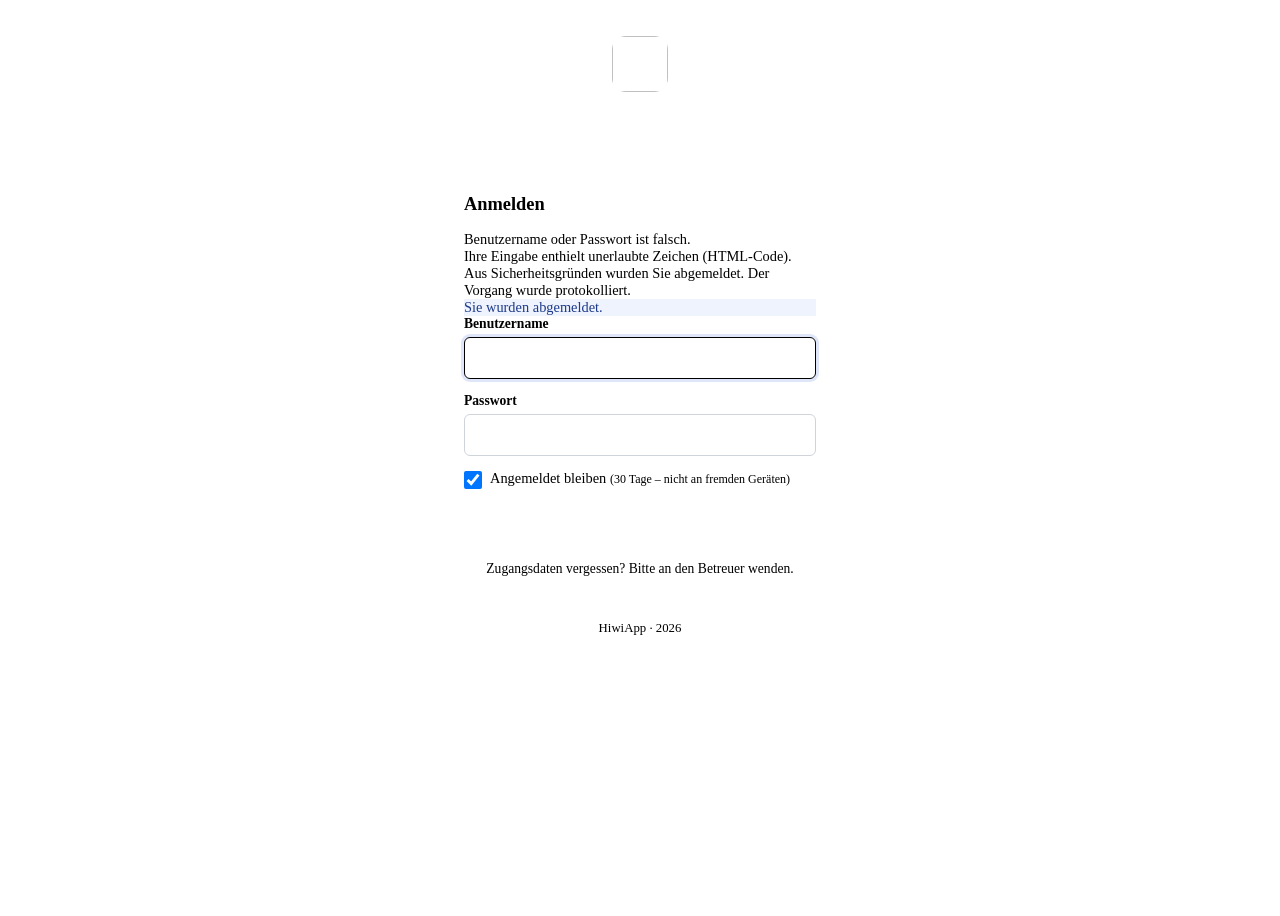
<file: src/main/resources/templates/login.html>
<!DOCTYPE html>
<html xmlns:th="http://www.thymeleaf.org" lang="de">
<head>
    <meta charset="UTF-8">
    <meta name="viewport" content="width=device-width, initial-scale=1, viewport-fit=cover">
    <title>Anmelden | HiwiApp</title>
    <th:block th:replace="~{fragments/layout :: appHead}"></th:block>
    <style>
        body { min-height: 100vh; display: flex; flex-direction: column; }
        .login-kopf { background: var(--navy); color: #fff; padding: calc(28px + env(safe-area-inset-top)) 20px 64px; text-align: center; }
        .login-kopf img { width: 56px; height: 56px; border-radius: 14px; display: block; margin: 0 auto 12px; }
        .login-kopf .titel { font-size: 1.35rem; font-weight: 700; letter-spacing: .02em; }
        .login-kopf .sub { opacity: .7; font-size: .9rem; }
        .login-box { box-sizing: border-box; width: calc(100% - 32px); max-width: 400px; margin: -40px auto 0; padding: 24px; }
        .login-box h1 { font-size: 1.15rem; font-weight: 600; margin: 0 0 16px; }
        .feld { margin-bottom: 14px; }
        .feld label { display: block; font-size: .85rem; font-weight: 600; margin-bottom: 5px; }
        .feld input { width: 100%; box-sizing: border-box; padding: 11px 12px; font: inherit; font-size: 16px;
                      border: 1px solid #cfd4da; border-radius: 6px; background: #fff; }
        .feld input:focus { outline: none; border-color: var(--blau); box-shadow: 0 0 0 3px rgba(47,91,211,.15); }
        .knopf { width: 100%; padding: 12px; font: inherit; font-weight: 600; color: #fff; background: var(--blau);
                 border: none; border-radius: 6px; cursor: pointer; margin-top: 6px; }
        .knopf:hover { filter: brightness(.95); }
        .meldung { font-size: .9rem; }
        .meldung.info { background: #eef3fd; border-color: #c9d7f7; color: #1e3a8a; }
        .fuss { text-align: center; color: var(--grau); font-size: .8rem; margin: 20px 0 24px; }
        .bleiben { display: flex; align-items: flex-start; gap: 8px; font-size: .9rem; margin: 2px 0 10px; cursor: pointer; }
        .bleiben input { width: 18px; height: 18px; margin: 1px 0 0; accent-color: var(--blau); flex-shrink: 0; }
        .bleiben small { color: var(--grau); }
        .hilfe { font-size: .85rem; color: var(--grau); margin-top: 14px; text-align: center; }
    </style>
</head>
<body>

<div class="login-kopf">
    <img th:src="@{/icons/icon-192.png}" alt="">
    <div class="titel">HiwiApp</div>
    <div class="sub">Stundenerfassung für studentische Hilfskräfte</div>
</div>

<main class="box login-box">
    <h1>Anmelden</h1>

    <div th:if="${param.error}" class="meldung fehler">
        <i class="bi bi-exclamation-triangle"></i> Benutzername oder Passwort ist falsch.
    </div>
    <div th:if="${param.blocked}" class="meldung fehler">
        <i class="bi bi-shield-exclamation"></i> Ihre Eingabe enthielt unerlaubte Zeichen (HTML-Code).
        Aus Sicherheitsgründen wurden Sie abgemeldet. Der Vorgang wurde protokolliert.
    </div>
    <div th:if="${param.logout}" class="meldung info">
        <i class="bi bi-check-circle"></i> Sie wurden abgemeldet.
    </div>

    <form th:action="@{/login}" method="post">
        <div class="feld">
            <label for="username">Benutzername</label>
            <input type="text" id="username" name="username" required autofocus
                   autocomplete="username" autocapitalize="none" autocorrect="off" spellcheck="false">
        </div>
        <div class="feld">
            <label for="password">Passwort</label>
            <input type="password" id="password" name="password" required autocomplete="current-password">
        </div>
        <label class="bleiben">
            <input type="checkbox" name="remember-me" checked>
            <span>Angemeldet bleiben <small>(30 Tage – nicht an fremden Geräten)</small></span>
        </label>
        <button type="submit" class="knopf">Anmelden</button>
    </form>

    <div class="hilfe">Zugangsdaten vergessen? Bitte an den Betreuer wenden.</div>
</main>

<div class="fuss">HiwiApp · 2026</div>

</body>
</html>
</file>
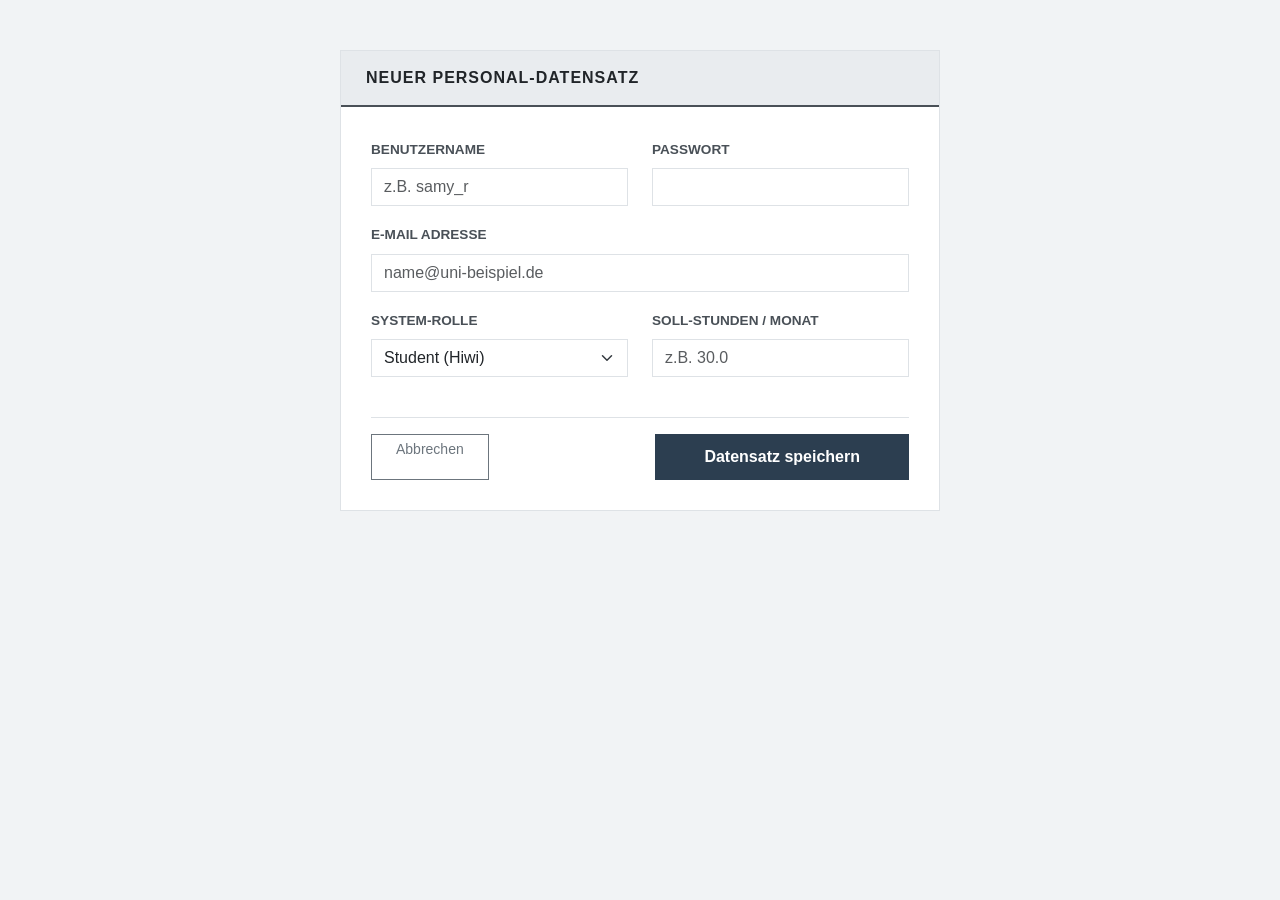
<file: src/main/resources/templates/register.html>
<!DOCTYPE html>
<html xmlns:th="http://www.thymeleaf.org" lang="de">
<head>
  <meta charset="UTF-8">
  <meta name="viewport" content="width=device-width, initial-scale=1">
  <title>HiwiApp | Personalstamm anlegen</title>
  <link href="https://cdn.jsdelivr.net/npm/bootstrap@5.3.0/dist/css/bootstrap.min.css" rel="stylesheet">
  <style>
    :root {
      --excel-border: #dee2e6;
      --admin-gray: #495057;
    }
    body { background-color: #f1f3f5; font-family: 'Segoe UI', sans-serif; padding-top: 50px; }

    .admin-card {
      max-width: 600px;
      margin: auto;
      background: white;
      border: 1px solid var(--excel-border);
      padding: 0; /* Wir nutzen Header-Padding separat */
    }
    .card-header-excel {
      background-color: #e9ecef;
      border-bottom: 2px solid var(--admin-gray);
      padding: 15px 25px;
      font-weight: bold;
      text-transform: uppercase;
      letter-spacing: 1px;
    }
    .card-body { padding: 30px; }

    .form-label { font-weight: 600; font-size: 0.85rem; color: var(--admin-gray); }
    .form-control, .form-select {
      border-radius: 0;
      border: 1px solid var(--excel-border);
    }
    .form-control:focus { border-color: var(--admin-gray); box-shadow: none; }

    .btn-save {
      background-color: #2c3e50;
      color: white;
      border-radius: 0;
      font-weight: bold;
      padding: 10px;
    }
    .btn-save:hover { background-color: #1a252f; color: white; }
  </style>
</head>
<body>

<div class="admin-card">
  <div class="card-header-excel">
    <i class="bi bi-person-plus"></i> Neuer Personal-Datensatz
  </div>

  <div class="card-body">
    <form th:action="@{/register}" method="post">

      <div class="row">
        <div class="col-md-6 mb-3">
          <label class="form-label">BENUTZERNAME</label>
          <input type="text" name="username" class="form-control" placeholder="z.B. samy_r" required>
        </div>
        <div class="col-md-6 mb-3">
          <label class="form-label">PASSWORT</label>
          <input type="password" name="password" class="form-control" required>
        </div>
      </div>

      <div class="mb-3">
        <label class="form-label">E-MAIL ADRESSE</label>
        <input type="email" name="email" class="form-control" placeholder="name@uni-beispiel.de" required>
      </div>

      <div class="row">
        <div class="col-md-6 mb-3">
          <label class="form-label">SYSTEM-ROLLE</label>
          <select name="role" class="form-select">
            <option value="STUDENT">Student (Hiwi)</option>
            <option value="BETREUER">Betreuer</option>
            <option value="ADMIN">Administrator</option>
          </select>
        </div>

        <div class="col-md-6 mb-3">
          <label class="form-label">SOLL-STUNDEN / MONAT</label>
          <input type="number" step="0.5" name="sollStunden" class="form-control" placeholder="z.B. 30.0" required>
        </div>
      </div>

      <div class="mt-4 pt-3 border-top d-flex justify-content-between">
        <a th:href="@{/}" class="btn btn-outline-secondary btn-sm px-4" style="border-radius: 0;">Abbrechen</a>
        <button type="submit" class="btn btn-save px-5">Datensatz speichern</button>
      </div>
    </form>
  </div>
</div>

</body>
</html>
</file>
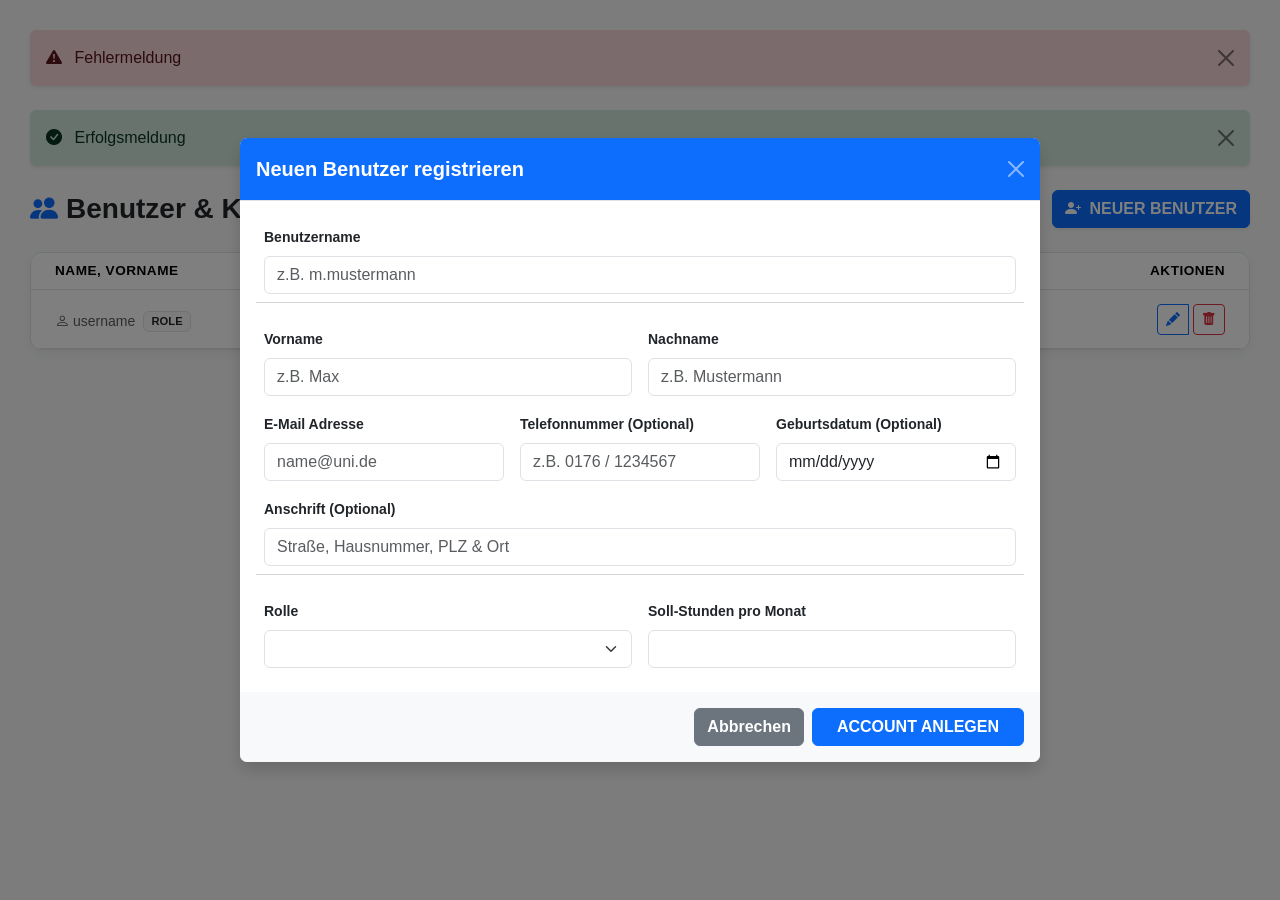
<file: src/main/resources/templates/admin/users.html>
<!DOCTYPE html>
<html xmlns:th="http://www.thymeleaf.org" lang="de">
<head>
    <meta charset="UTF-8">
    <meta name="viewport" content="width=device-width, initial-scale=1">
    <title>Benutzerverwaltung | HiwiApp</title>
    <link href="https://cdn.jsdelivr.net/npm/bootstrap@5.3.0/dist/css/bootstrap.min.css" rel="stylesheet">
    <link rel="stylesheet" href="https://cdn.jsdelivr.net/npm/bootstrap-icons@1.10.0/font/bootstrap-icons.css">
    <style>
        body { background-color: #f8f9fa; font-family: 'Segoe UI', sans-serif; }
        .main-container { padding: 30px; max-width: 1400px; margin: auto; }
        .table-card { background: white; border-radius: 12px; border: 1px solid #dee2e6; box-shadow: 0 4px 12px rgba(0,0,0,0.05); overflow: hidden; }
        .thead-custom { background-color: #f1f3f5; font-size: 0.85rem; text-transform: uppercase; letter-spacing: 0.5px; }
    </style>
    <th:block th:replace="~{fragments/layout :: appHead}"></th:block>
</head>
<body>

<header th:replace="~{fragments/layout :: kopf('kontakte')}"></header>

<main class="main-container">

    <div th:if="${errorMessage}" class="alert alert-danger alert-dismissible fade show border-0 shadow-sm mb-4" role="alert">
        <i class="bi bi-exclamation-triangle-fill me-2"></i>
        <span th:text="${errorMessage}">Fehlermeldung</span>
        <button type="button" class="btn-close" data-bs-dismiss="alert" aria-label="Close"></button>
    </div>

    <div th:if="${successMessage}" class="alert alert-success alert-dismissible fade show border-0 shadow-sm mb-4" role="alert">
        <i class="bi bi-check-circle-fill me-2"></i>
        <span th:text="${successMessage}">Erfolgsmeldung</span>
        <button type="button" class="btn-close" data-bs-dismiss="alert" aria-label="Close"></button>
    </div>

    <div class="d-flex justify-content-between align-items-center mb-4">
        <h3 class="fw-bold m-0"><i class="bi bi-people-fill me-2 text-primary"></i>Benutzer & Kontakte</h3>
        <button class="btn btn-primary shadow-sm fw-bold" data-bs-toggle="modal" data-bs-target="#modalAddUser">
            <i class="bi bi-person-plus-fill me-2"></i>NEUER BENUTZER
        </button>
    </div>

    <div class="table-card">
        <div class="table-responsive">
            <table class="table table-hover align-middle mb-0">
                <thead class="thead-custom">
                <tr>
                    <th class="ps-4">Name, Vorname</th>
                    <th>Geburtsdatum</th> <th>Kontakt</th>
                    <th>Anschrift</th>
                    <th>Soll (h)</th>
                    <th class="text-end pe-4">Aktionen</th>
                </tr>
                </thead>
                <tbody>
                <tr th:each="s : ${users}">
                    <td class="ps-4">
                        <div class="fw-bold" th:text="${(s.nachname ?: '---') + ', ' + (s.vorname ?: '---')}"></div>

                        <div class="d-flex align-items-center gap-2 mt-1">
                            <small class="text-muted"><i class="bi bi-person me-1"></i><span th:text="${s.username}">username</span></small>
                            <span class="badge bg-light text-dark border" style="font-size: 0.7rem;" th:text="${s.role}">ROLE</span>
                        </div>
                    </td>

                    <td class="small">
                        <span th:if="${s.geburtsdatum != null}">
                            <i class="bi bi-cake2 me-1 text-danger"></i>
                            <span th:text="${#temporals.format(s.geburtsdatum, 'dd.MM.yyyy')}">01.01.2000</span>
                        </span>
                        <span th:if="${s.geburtsdatum == null}" class="text-muted">---</span>
                    </td>

                    <td>
                        <div class="small"><i class="bi bi-envelope me-1 text-primary"></i> <span th:text="${s.email}"></span></div>
                        <div class="small"><i class="bi bi-telephone me-1 text-secondary"></i> <span th:text="${s.telefon ?: '---'}"></span></div>
                    </td>
                    <td class="small text-muted" th:text="${s.anschrift ?: 'Keine Anschrift hinterlegt'}"></td>
                    <td>
                        <span th:if="${s.sollStunden > 0}"
                              class="badge bg-info-subtle text-info-emphasis border border-info"
                              th:text="${s.sollStunden + ' h'}">40 h</span>
                        <span th:if="${s.sollStunden == 0}" class="text-muted small">---</span>
                    </td>
                    <td class="text-end pe-4">
                        <div class="btn-group">
                            <button class="btn btn-sm btn-outline-primary" data-bs-toggle="modal" th:data-bs-target="'#modalEdit' + ${s.id}">
                                <i class="bi bi-pencil-fill"></i>
                            </button>
                            <form th:action="@{/admin/users/delete/{id}(id=${s.id})}" method="post"
                                  onsubmit="return confirm('Diesen Benutzer wirklich löschen? Dieser Vorgang kann nicht rückgängig gemacht werden.')">
                                <button type="submit" class="btn btn-sm btn-outline-danger ms-1">
                                    <i class="bi bi-trash-fill"></i>
                                </button>
                            </form>
                        </div>

                        <div class="modal fade text-start" th:id="'modalEdit' + ${s.id}" tabindex="-1">
                            <div class="modal-dialog modal-lg modal-dialog-centered">
                                <div class="modal-content">
                                    <form th:action="@{/admin/users/edit/{id}(id=${s.id})}" method="post">
                                        <div class="modal-header bg-light">
                                            <h5 class="modal-title fw-bold">Profil bearbeiten: <span th:text="${s.username}" class="text-primary"></span></h5>
                                            <button type="button" class="btn-close" data-bs-dismiss="modal"></button>
                                        </div>
                                        <div class="modal-body">
                                            <div class="row g-3">
                                                <div class="col-md-6">
                                                    <label class="form-label fw-bold small">Benutzername</label>
                                                    <input type="text" name="username" class="form-control bg-light" th:value="${s.username}" readonly>
                                                </div>
                                                <div class="col-md-6">
                                                    <label class="form-label fw-bold small">Rolle</label>
                                                    <select name="role" class="form-select edit-role-select">
                                                        <option th:each="r : ${roles}" th:value="${r}" th:text="${r}" th:selected="${r == s.role}"></option>
                                                    </select>
                                                </div>
                                                <hr class="my-2">
                                                <div class="col-md-6">
                                                    <label class="form-label fw-bold small">Vorname</label>
                                                    <input type="text" name="vorname" class="form-control" th:value="${s.vorname}">
                                                </div>
                                                <div class="col-md-6">
                                                    <label class="form-label fw-bold small">Nachname</label>
                                                    <input type="text" name="nachname" class="form-control" th:value="${s.nachname}">
                                                </div>
                                                <div class="col-md-4">
                                                    <label class="form-label fw-bold small">E-Mail</label>
                                                    <input type="email" name="email" class="form-control" th:value="${s.email}" required>
                                                </div>
                                                <div class="col-md-4">
                                                    <label class="form-label fw-bold small">Telefon</label>
                                                    <input type="text" name="telefon" class="form-control" th:value="${s.telefon}">
                                                </div>
                                                <div class="col-md-4">
                                                    <label class="form-label fw-bold small">Geburtsdatum</label>
                                                    <input type="date" name="geburtsdatum" class="form-control" th:value="${s.geburtsdatum}">
                                                </div>
                                                <div class="col-12">
                                                    <label class="form-label fw-bold small">Anschrift</label>
                                                    <textarea name="anschrift" class="form-control" rows="2" th:text="${s.anschrift}"></textarea>
                                                </div>
                                                <div class="col-md-6">
                                                    <div class="edit-sollstunden-container">
                                                        <label class="form-label fw-bold small text-primary">Soll-Stunden pro Monat</label>
                                                        <input type="number" step="0.5" name="sollStunden" class="form-control border-primary" th:value="${s.sollStunden}">
                                                    </div>
                                                </div>
                                                <div class="col-md-6">
                                                    <label class="form-label fw-bold small text-danger">Passwort ändern</label>
                                                    <input type="password" name="password" class="form-control border-danger"
                                                           placeholder="Mind. 8 Zeichen (1 Groß-, 1 Zahl)"
                                                           pattern="^(?=.*[0-9])(?=.*[A-Z]).{8,}$"
                                                           title="Das Passwort muss mindestens 8 Zeichen lang sein, mindestens einen Großbuchstaben und mindestens eine Zahl enthalten.">
                                                </div>
                                            </div>
                                        </div>
                                        <div class="modal-footer bg-light">
                                            <button type="button" class="btn btn-secondary fw-bold" data-bs-dismiss="modal">Abbrechen</button>
                                            <button type="submit" class="btn btn-primary fw-bold px-4">Änderungen speichern</button>
                                        </div>
                                    </form>
                                </div>
                            </div>
                        </div>
                    </td>
                </tr>
                </tbody>
            </table>
        </div>
    </div>
</main>

<div class="modal fade" id="modalAddUser" tabindex="-1">
    <div class="modal-dialog modal-lg modal-dialog-centered">
        <div class="modal-content border-0 shadow">
            <form th:action="@{/admin/users}" method="post">
                <div class="modal-header bg-primary text-white">
                    <h5 class="modal-title fw-bold">Neuen Benutzer registrieren</h5>
                    <button type="button" class="btn-close btn-close-white" data-bs-dismiss="modal"></button>
                </div>
                <div class="modal-body p-4">
                    <div class="row g-3">

                        <div class="col-12">
                            <label class="form-label fw-bold small">Benutzername</label>
                            <input type="text" name="username" class="form-control" placeholder="z.B. m.mustermann" th:value="${user?.username}" required>
                        </div>

                        <hr class="my-2 text-muted">

                        <div class="col-md-6">
                            <label class="form-label fw-bold small">Vorname</label>
                            <input type="text" name="vorname" class="form-control" placeholder="z.B. Max" th:value="${user?.vorname}" required>
                        </div>
                        <div class="col-md-6">
                            <label class="form-label fw-bold small">Nachname</label>
                            <input type="text" name="nachname" class="form-control" placeholder="z.B. Mustermann" th:value="${user?.nachname}" required>
                        </div>

                        <div class="col-md-4">
                            <label class="form-label fw-bold small">E-Mail Adresse</label>
                            <input type="email" name="email" class="form-control" placeholder="name@uni.de" th:value="${user?.email}" required>
                        </div>
                        <div class="col-md-4">
                            <label class="form-label fw-bold small">Telefonnummer (Optional)</label>
                            <input type="text" name="telefon" class="form-control" placeholder="z.B. 0176 / 1234567" th:value="${user?.telefon}">
                        </div>
                        <div class="col-md-4">
                            <label class="form-label fw-bold small">Geburtsdatum (Optional)</label>
                            <input type="date" name="geburtsdatum" class="form-control" th:value="${user?.geburtsdatum}">
                        </div>

                        <div class="col-12">
                            <label class="form-label fw-bold small">Anschrift (Optional)</label>
                            <input type="text" name="anschrift" class="form-control" placeholder="Straße, Hausnummer, PLZ & Ort" th:value="${user?.anschrift}">
                        </div>

                        <hr class="my-2 text-muted">

                        <div class="col-md-6">
                            <label class="form-label fw-bold small">Rolle</label>
                            <select name="role" id="addRoleSelect" class="form-select">
                                <option th:each="r : ${roles}" th:value="${r}" th:text="${r}" th:selected="${r == user?.role}"></option>
                            </select>
                        </div>
                        <div class="col-md-6" id="addSollStundenContainer">
                            <label class="form-label fw-bold small">Soll-Stunden pro Monat</label>
                            <input type="number" step="0.5" name="sollStunden" class="form-control" th:value="${user?.sollStunden ?: '0.0'}">
                        </div>

                    </div>
                </div>
                <div class="modal-footer bg-light border-0">
                    <button type="button" class="btn btn-secondary fw-bold" data-bs-dismiss="modal">Abbrechen</button>
                    <button type="submit" class="btn btn-primary fw-bold px-4">ACCOUNT ANLEGEN</button>
                </div>
            </form>
        </div>
    </div>
</div>

<script src="https://cdn.jsdelivr.net/npm/bootstrap@5.3.0/dist/js/bootstrap.bundle.min.js"></script>

<script>
    document.addEventListener("DOMContentLoaded", function () {

        if (document.querySelector('.alert-danger')) {
            const myModal = new bootstrap.Modal(document.getElementById('modalAddUser'));
            myModal.show();
        }

        const addRoleSelect = document.getElementById("addRoleSelect");
        const addSollStundenContainer = document.getElementById("addSollStundenContainer");

        function toggleAddSollStunden() {
            if (!addRoleSelect || !addSollStundenContainer) return;
            const selectedRole = addRoleSelect.value.toUpperCase();
            if (selectedRole === "ADMIN" || selectedRole === "BETREUER") {
                addSollStundenContainer.style.display = "none";
            } else {
                addSollStundenContainer.style.display = "block";
            }
        }

        if (addRoleSelect) {
            addRoleSelect.addEventListener("change", toggleAddSollStunden);
            toggleAddSollStunden();
        }

        const editRoleSelects = document.querySelectorAll(".edit-role-select");

        editRoleSelects.forEach(function (selectField) {
            const modalBody = selectField.closest(".modal-body");
            const sollStundenContainer = modalBody.querySelector(".edit-sollstunden-container");

            function toggleEditSollStunden() {
                if (!sollStundenContainer) return;
                const selectedRole = selectField.value.toUpperCase();
                if (selectedRole === "ADMIN" || selectedRole === "BETREUER") {
                    sollStundenContainer.style.display = "none";
                } else {
                    sollStundenContainer.style.display = "block";
                }
            }

            selectField.addEventListener("change", toggleEditSollStunden);
            toggleEditSollStunden();
        });

    });
</script>

<nav th:replace="~{fragments/layout :: tabbar('kontakte')}"></nav>
</body>
</html>
</file>
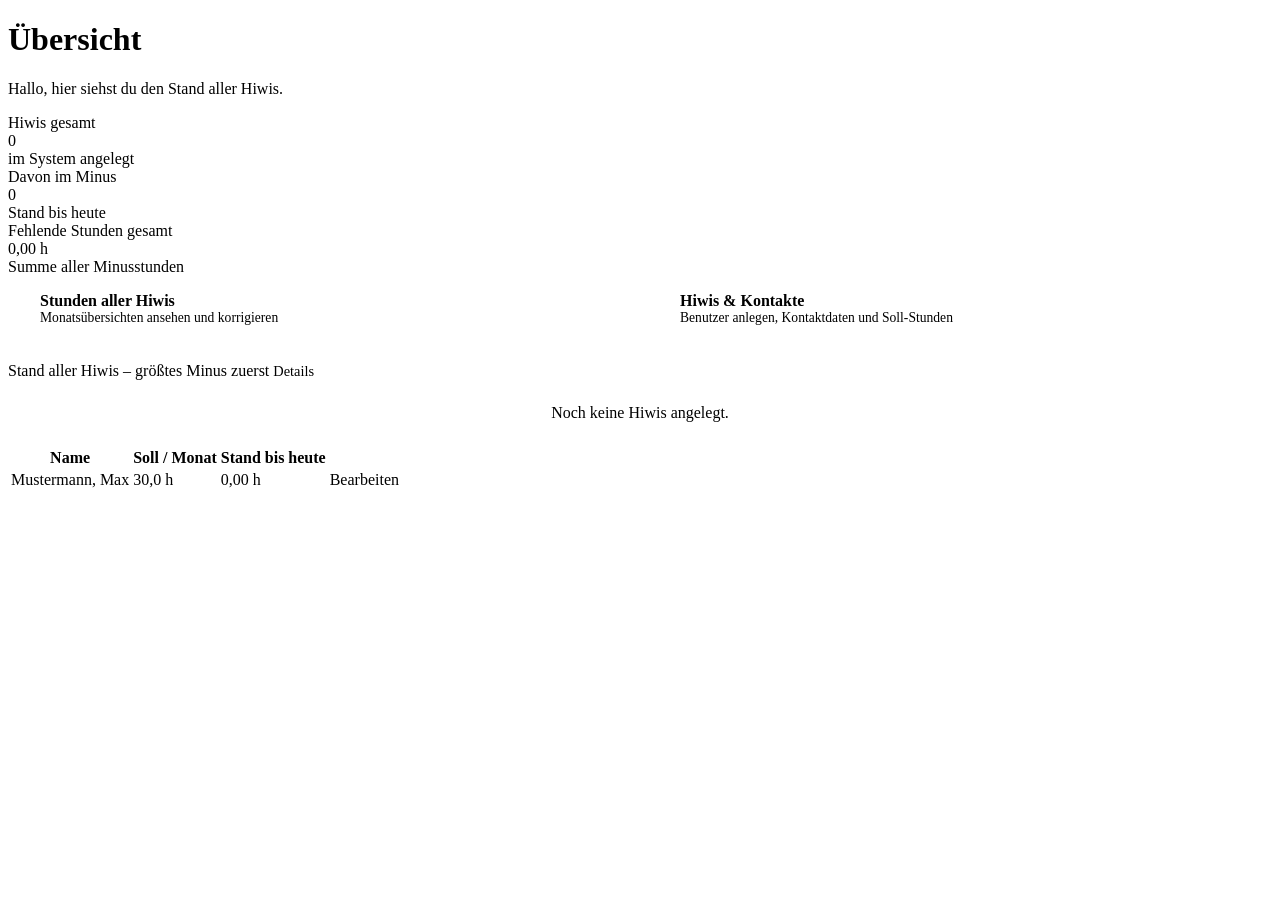
<file: src/main/resources/templates/betreuer/dashboard.html>
<!DOCTYPE html>
<html xmlns:th="http://www.thymeleaf.org" lang="de">
<head>
    <meta charset="UTF-8">
    <meta name="viewport" content="width=device-width, initial-scale=1, viewport-fit=cover">
    <title>Übersicht | HiwiApp</title>
    <th:block th:replace="~{fragments/layout :: appHead}"></th:block>
    <style>
        .schnell { display: grid; grid-template-columns: 1fr 1fr; gap: 16px; margin-bottom: 20px; }
        .schnell a { display: flex; gap: 14px; align-items: center; padding: 16px 18px; color: var(--text); text-decoration: none; }
        .schnell a:hover { border-color: var(--blau); }
        .schnell i { font-size: 1.5rem; color: var(--blau); }
        .schnell .titel { font-weight: 600; }
        .schnell .text { font-size: .85rem; color: var(--grau); }
        .tabelle a { color: var(--blau); text-decoration: none; }
        @media (max-width: 760px) {
            .schnell { grid-template-columns: 1fr; gap: 10px; }
            .nur-pc { display: none; }
        }
    </style>
</head>
<body>

<header th:replace="~{fragments/layout :: kopf('start')}"></header>

<main class="seite">
    <h1 class="seitentitel">Übersicht</h1>
    <p class="untertitel" th:text="${'Hallo ' + anzeigeName + ', hier siehst du den Stand aller Hiwis.'}">Hallo, hier siehst du den Stand aller Hiwis.</p>

    <!-- KENNZAHLEN -->
    <section class="kennzahlen">
        <div class="box kennzahl">
            <div class="label">Hiwis gesamt</div>
            <div class="wert" th:text="${anzahlHiwis}">0</div>
            <div class="hinweis">im System angelegt</div>
        </div>
        <div class="box kennzahl">
            <div class="label">Davon im Minus</div>
            <div class="wert" th:classappend="${anzahlImMinus > 0} ? 'minus' : 'plus'" th:text="${anzahlImMinus}">0</div>
            <div class="hinweis">Stand bis heute</div>
        </div>
        <div class="box kennzahl">
            <div class="label">Fehlende Stunden gesamt</div>
            <div class="wert" th:classappend="${summeMinus < 0} ? 'minus'"
                 th:text="${#numbers.formatDecimal(summeMinus, 1, 2, 'COMMA') + ' h'}">0,00 h</div>
            <div class="hinweis">Summe aller Minusstunden</div>
        </div>
    </section>

    <!-- SCHNELLZUGRIFF -->
    <section class="schnell">
        <a class="box" th:href="@{/betreuer/stunden}">
            <i class="bi bi-table"></i>
            <div><div class="titel">Stunden aller Hiwis</div><div class="text">Monatsübersichten ansehen und korrigieren</div></div>
        </a>
        <a class="box" th:href="${rolle == 'admin'} ? @{/admin/users} : @{/betreuer/kontakte}">
            <i class="bi bi-people"></i>
            <div><div class="titel">Hiwis &amp; Kontakte</div><div class="text">Benutzer anlegen, Kontaktdaten und Soll-Stunden</div></div>
        </a>
    </section>

    <!-- WER IST IM MINUS? -->
    <section class="box">
        <div class="box-kopf">
            <span>Stand aller Hiwis <span class="text" style="font-weight:400;color:var(--grau)">– größtes Minus zuerst</span></span>
            <a th:href="@{/betreuer/stunden(sort='minus')}" style="font-weight:400;font-size:.9rem;color:var(--blau);text-decoration:none">Details</a>
        </div>
        <div th:if="${#lists.isEmpty(hiwis)}" style="padding:24px 18px;color:var(--grau);text-align:center">Noch keine Hiwis angelegt.</div>
        <table class="tabelle" th:unless="${#lists.isEmpty(hiwis)}">
            <thead>
            <tr><th>Name</th><th class="nur-pc">Soll / Monat</th><th class="zahl">Stand bis heute</th><th class="nur-pc"></th></tr>
            </thead>
            <tbody>
            <tr th:each="h : ${hiwis}">
                <td>
                    <span th:text="${(h.student.nachname ?: '') + ', ' + (h.student.vorname ?: '')}">Mustermann, Max</span>
                </td>
                <td class="nur-pc" th:text="${h.student.sollStunden != null ? #numbers.formatDecimal(h.student.sollStunden, 1, 1, 'COMMA') + ' h' : '–'}">30,0 h</td>
                <td class="zahl">
                    <span class="etikett" th:classappend="${h.imMinus} ? 'minus' : 'plus'"
                          th:text="${(h.standHeute > 0 ? '+' : '') + #numbers.formatDecimal(h.standHeute, 1, 2, 'COMMA') + ' h'}">0,00 h</span>
                </td>
                <td class="nur-pc zahl"><a th:href="@{/betreuer/edit-student/{id}(id=${h.student.id})}">Bearbeiten</a></td>
            </tr>
            </tbody>
        </table>
    </section>
</main>

<nav th:replace="~{fragments/layout :: tabbar('start')}"></nav>
</body>
</html>
</file>
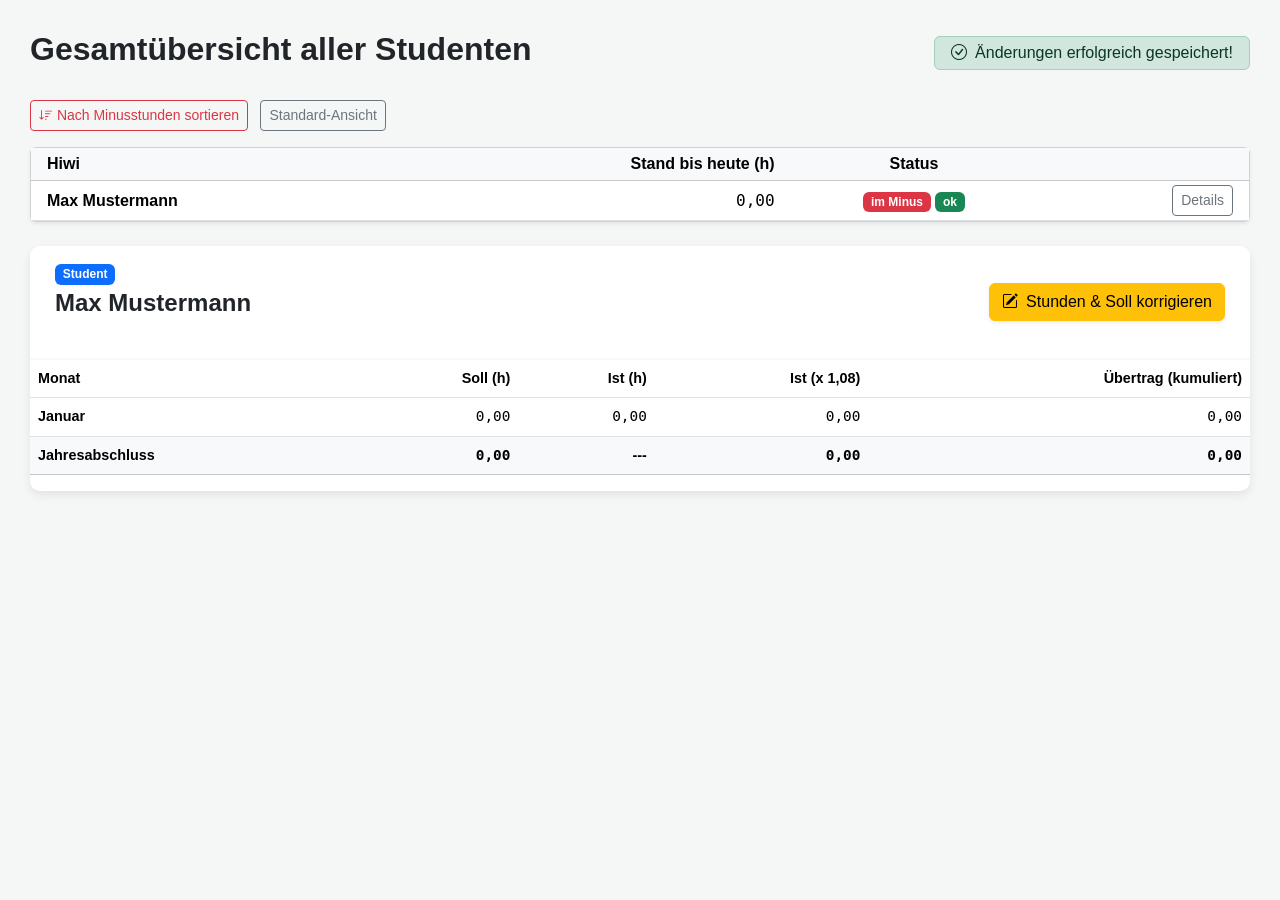
<file: src/main/resources/templates/betreuer/stunden-master.html>
<!DOCTYPE html>
<html xmlns:th="http://www.thymeleaf.org" lang="de">
<head>
    <meta charset="UTF-8">
    <meta name="viewport" content="width=device-width, initial-scale=1">
    <title>Stunden-Master | Betreuer</title>
    <link href="https://cdn.jsdelivr.net/npm/bootstrap@5.3.0/dist/css/bootstrap.min.css" rel="stylesheet">
    <link rel="stylesheet" href="https://cdn.jsdelivr.net/npm/bootstrap-icons@1.10.0/font/bootstrap-icons.css">
    <style>
        body { background-color: #f4f7f6; font-family: 'Segoe UI', sans-serif; }
        .navbar-custom { background-color: #212529; }
        .master-container { padding: 30px; max-width: 1400px; margin: auto; }
        .student-card {
            background: white;
            border-radius: 10px;
            border: none;
            box-shadow: 0 4px 10px rgba(0,0,0,0.08);
            margin-bottom: 2rem;
            overflow: hidden;
        }
        .card-header {
            background-color: #fff;
            border-bottom: 2px solid #f8f9fa;
            padding: 15px 25px;
        }
        .table-excel { font-size: 0.9rem; }
        .table-excel thead { background-color: #f8f9fa; }
        .num-font { font-family: 'Consolas', monospace; }
        .status-negativ { color: #dc3545; font-weight: bold; }
        .status-positiv { color: #198754; font-weight: bold; }
    </style>
    <th:block th:replace="~{fragments/layout :: appHead}"></th:block>
</head>
<body>

<header th:replace="~{fragments/layout :: kopf('stunden')}"></header>

<div class="master-container">
    <div class="d-flex justify-content-between align-items-center mb-4">
        <h2 class="fw-bold text-dark">Gesamtübersicht aller Studenten</h2>
        <div th:if="${param.success}" class="alert alert-success py-1 px-3 mb-0">
            <i class="bi bi-check-circle me-1"></i> Änderungen erfolgreich gespeichert!
        </div>
    </div>
    <!-- Sortier-Button für Minusstunden (NEU) -->
    <div class="mb-3">
        <a th:href="@{/betreuer/stunden(sort='minus')}"
           class="btn btn-outline-danger btn-sm"
           th:classappend="${currentSort == 'minus'} ? 'active'">
            <i class="bi bi-sort-down"></i> Nach Minusstunden sortieren
        </a>

        <a th:href="@{/betreuer/stunden}"
           class="btn btn-outline-secondary btn-sm ms-2"
           th:classappend="${currentSort == null} ? 'active'">
            Standard-Ansicht
        </a>
    </div>

    <!-- AUF EINEN BLICK: Wer ist im Minus? (Stand bis zum aktuellen Monat) -->
    <div class="card shadow-sm mb-4" th:if="${!noData}">
        <div class="card-body p-0">
            <table class="table table-sm table-hover align-middle mb-0">
                <thead class="table-light">
                <tr>
                    <th class="ps-3">Hiwi</th>
                    <th class="text-end">Stand bis heute (h)</th>
                    <th class="text-center">Status</th>
                    <th></th>
                </tr>
                </thead>
                <tbody>
                <tr th:each="item : ${masterListe}">
                    <td class="ps-3 fw-bold" th:text="${item.student.vorname + ' ' + item.student.nachname}">Max Mustermann</td>
                    <td class="text-end num-font"
                        th:classappend="${item.imMinus} ? 'status-negativ' : 'status-positiv'"
                        th:text="${#numbers.formatDecimal(item.standHeute, 1, 2, 'COMMA')}">0,00</td>
                    <td class="text-center">
                        <span th:if="${item.imMinus}" class="badge bg-danger">im Minus</span>
                        <span th:unless="${item.imMinus}" class="badge bg-success">ok</span>
                    </td>
                    <td class="text-end pe-3">
                        <a th:href="|#student-${item.student.id}|" class="btn btn-sm btn-outline-secondary">Details</a>
                    </td>
                </tr>
                </tbody>
            </table>
        </div>
    </div>

    <!-- Iteration über die Liste der Studenten (masterListe) -->
    <div th:each="item : ${masterListe}" class="student-card" th:id="|student-${item.student.id}|">
        <div class="card-header d-flex justify-content-between align-items-center">
            <div>
                <span class="badge bg-primary mb-1">Student</span>
                <h4 class="mb-0 fw-bold" th:text="${item.student.vorname + ' ' + item.student.nachname}">Max Mustermann</h4>
                <span class="badge mt-1" th:classappend="${item.imMinus} ? 'bg-danger' : 'bg-success'"
                      th:text="|Stand bis heute: ${#numbers.formatDecimal(item.standHeute, 1, 2, 'COMMA')} h|">Stand</span>
            </div>


            <!-- DER ZENTRALE BEARBEITEN-BUTTON -->
            <a th:href="@{/betreuer/edit-student/{id}(id=${item.student.id})}" class="btn btn-warning shadow-sm">
                <i class="bi bi-pencil-square me-2"></i>Stunden & Soll korrigieren
            </a>
        </div>

        <div class="card-body">
            <div class="table-responsive">
                <table class="table table-hover table-excel align-middle">
                    <thead>
                    <tr>
                        <th>Monat</th>
                        <th class="text-end">Soll (h)</th>
                        <th class="text-end">Ist (h)</th>
                        <th class="text-end">Ist (x 1,08)</th>
                        <th class="text-end">Übertrag (kumuliert)</th>
                    </tr>
                    </thead>
                    <tbody>
                    <tr th:each="zeile : ${item.daten.monate}">
                        <td class="fw-bold" th:text="${zeile.monatName}">Januar</td>
                        <td class="text-end num-font" th:text="${#numbers.formatDecimal(zeile.summeSoll, 1, 2, 'COMMA')}">0,00</td>
                        <td class="text-end num-font" th:text="${#numbers.formatDecimal(zeile.summeIst, 1, 2, 'COMMA')}">0,00</td>
                        <td class="text-end num-font" th:text="${#numbers.formatDecimal(zeile.istMitFaktor, 1, 2, 'COMMA')}">0,00</td>
                        <td class="text-end num-font"
                            th:classappend="${zeile.uebertrag < 0} ? 'status-negativ' : 'status-positiv'"
                            th:text="${zeile.uebertragFormatiert}">0,00</td>
                    </tr>
                    </tbody>
                    <tfoot class="table-light fw-bold border-top-2">
                    <tr>
                        <td>Jahresabschluss</td>
                        <td class="text-end num-font" th:text="${#numbers.formatDecimal(item.daten.gesamtSoll, 1, 2, 'COMMA')}">0,00</td>
                        <td class="text-end">---</td>
                        <td class="text-end num-font" th:text="${#numbers.formatDecimal(item.daten.gesamtIstMitFaktor, 1, 2, 'COMMA')}">0,00</td>
                        <td class="text-end num-font"
                            th:classappend="${(item.daten.gesamtIstMitFaktor - item.daten.gesamtSoll) < 0} ? 'status-negativ' : 'status-positiv'"
                            th:text="${#numbers.formatDecimal(item.daten.gesamtIstMitFaktor - item.daten.gesamtSoll, 1, 2, 'COMMA')}">0,00</td>
                    </tr>
                    </tfoot>
                </table>
            </div>
        </div>
    </div>
</div>

<script src="https://cdn.jsdelivr.net/npm/bootstrap@5.3.0/dist/js/bootstrap.bundle.min.js"></script>
<nav th:replace="~{fragments/layout :: tabbar('stunden')}"></nav>
</body>
</html>
</file>
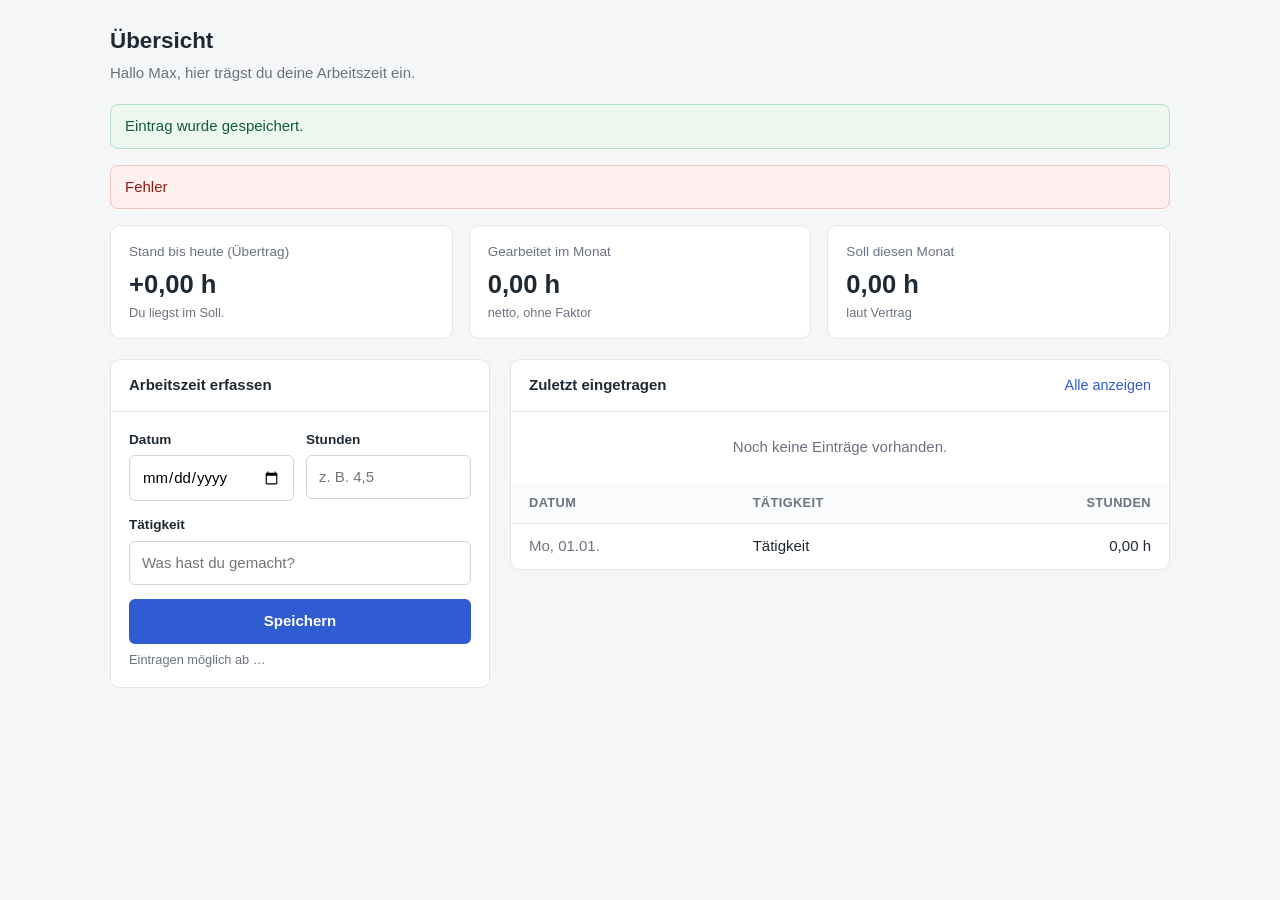
<file: src/main/resources/templates/student/dashboard.html>
<!DOCTYPE html>
<html xmlns:th="http://www.thymeleaf.org" lang="de">
<head>
    <meta charset="UTF-8">
    <meta name="viewport" content="width=device-width, initial-scale=1, viewport-fit=cover">
    <title>Übersicht | HiwiApp</title>

    <th:block th:replace="~{fragments/layout :: appHead}"></th:block>
    <style>
        /* ===== Grundfarben: ruhig und sachlich ===== */
        :root {
            --navy: #1f2a44; --blau: #2f5bd3; --text: #1f2933; --grau: #6b7280;
            --linie: #e3e6ea; --bg: #f5f6f8; --gruen: #1e7d4f; --rot: #b42318;
        }
        * { box-sizing: border-box; }
        html, body { margin: 0; background: var(--bg); color: var(--text); }
        body { font: 15px/1.5 -apple-system, BlinkMacSystemFont, 'Segoe UI', Roboto, Arial, sans-serif; }
        a { color: var(--blau); text-decoration: none; }

        /* ===== Kopfleiste ===== */
        .kopf { background: var(--navy); color: #fff; padding-top: env(safe-area-inset-top); }
        .kopf .innen { max-width: 1100px; margin: 0 auto; padding: 0 20px; height: 56px; display: flex; align-items: center; gap: 24px; }
        .marke { font-weight: 700; font-size: 1.1rem; letter-spacing: .02em; }
        .marke span { font-weight: 400; opacity: .7; }
        .hauptnav { display: flex; gap: 4px; flex: 1; }
        .hauptnav a { color: rgba(255,255,255,.75); padding: 6px 12px; border-radius: 6px; font-size: .95rem; }
        .hauptnav a:hover { color: #fff; background: rgba(255,255,255,.08); }
        .hauptnav a.aktiv { color: #fff; background: rgba(255,255,255,.14); }
        .benutzer { display: flex; align-items: center; gap: 14px; font-size: .9rem; color: rgba(255,255,255,.85); }
        .abmelden { background: transparent; border: 1px solid rgba(255,255,255,.35); color: #fff; border-radius: 6px;
                    padding: 5px 12px; font: inherit; font-size: .85rem; cursor: pointer; }
        .abmelden:hover { background: rgba(255,255,255,.1); }

        /* ===== Inhalt ===== */
        .seite { max-width: 1100px; margin: 0 auto; padding: 24px 20px 40px; }
        .seitentitel { margin: 0 0 4px; font-size: 1.4rem; font-weight: 600; }
        .untertitel { margin: 0 0 20px; color: var(--grau); }

        .meldung { border-radius: 8px; padding: 10px 14px; margin-bottom: 16px; border: 1px solid; }
        .meldung.ok { background: #ecf7f0; border-color: #b7e0c6; color: #145c38; }
        .meldung.fehler { background: #fdf0ef; border-color: #f2c4bf; color: #8a1c13; }

        .box { background: #fff; border: 1px solid var(--linie); border-radius: 10px; }
        .box-kopf { padding: 14px 18px; border-bottom: 1px solid var(--linie); font-weight: 600; display: flex; justify-content: space-between; align-items: center; }
        .box-inhalt { padding: 18px; }

        /* Kennzahlen */
        .kennzahlen { display: grid; grid-template-columns: repeat(3, 1fr); gap: 16px; margin-bottom: 20px; }
        .kennzahl { padding: 16px 18px; }
        .kennzahl .label { color: var(--grau); font-size: .85rem; }
        .kennzahl .wert { font-size: 1.6rem; font-weight: 700; margin-top: 2px; }
        .kennzahl .hinweis { font-size: .8rem; color: var(--grau); }
        .wert.plus { color: var(--gruen); } .wert.minus { color: var(--rot); }

        /* Zwei Spalten am PC */
        .spalten { display: grid; grid-template-columns: 380px 1fr; gap: 20px; align-items: start; }

        /* Formular */
        .feld { margin-bottom: 14px; }
        .feld label { display: block; font-size: .85rem; font-weight: 600; margin-bottom: 5px; }
        .feld input { width: 100%; padding: 10px 12px; font: inherit; border: 1px solid #cfd4da; border-radius: 6px; background: #fff; }
        .feld input:focus { outline: none; border-color: var(--blau); box-shadow: 0 0 0 3px rgba(47,91,211,.15); }
        .zeile { display: grid; grid-template-columns: 1fr 1fr; gap: 12px; }
        .knopf { width: 100%; padding: 11px; font: inherit; font-weight: 600; color: #fff; background: var(--blau);
                 border: none; border-radius: 6px; cursor: pointer; }
        .knopf:hover { filter: brightness(.95); }
        .knopf:disabled { opacity: .7; }
        .klein { font-size: .8rem; color: var(--grau); margin-top: 6px; }

        /* Tabelle der letzten Einträge */
        table { width: 100%; border-collapse: collapse; }
        th, td { padding: 11px 18px; text-align: left; border-bottom: 1px solid var(--linie); }
        th { font-size: .8rem; font-weight: 600; color: var(--grau); text-transform: uppercase; letter-spacing: .03em; background: #fafbfc; }
        tr:last-child td { border-bottom: none; }
        td.zahl, th.zahl { text-align: right; white-space: nowrap; }
        td.datum { white-space: nowrap; color: var(--grau); }
        .leer { padding: 24px 18px; color: var(--grau); text-align: center; }
        .taet-mobil { display: none; }

        /* Untere Leiste – nur auf dem Handy */
        .tabbar { display: none; }

        /* ===== Handy ===== */
        @media (max-width: 760px) {
            .hauptnav, .benutzer .name, .marke span { display: none; }
            .kopf .innen { justify-content: space-between; padding: 0 16px; }
            .seite { padding: 16px 16px calc(84px + env(safe-area-inset-bottom)); }
            /* Auf dem Handy zuerst das Formular, dann die Zahlen, dann die Liste */
            .seite { display: flex; flex-direction: column; gap: 12px; }
            .seitentitel, .untertitel { display: none; }
            .spalten { display: contents; }
            .meldung { order: 0; margin: 0; }
            .formbox { order: 1; }
            .kennzahlen { order: 2; margin: 0; }
            .listbox { order: 3; }
            .kennzahl { padding: 12px 14px; }
            .kennzahlen { grid-template-columns: 1fr 1fr; gap: 10px; }
            .kennzahl.haupt { grid-column: 1 / -1; }
            .kennzahl.haupt .wert { font-size: 2rem; }
            .kennzahl .wert { font-size: 1.3rem; }
            .spalten { grid-template-columns: 1fr; }
            .feld input { padding: 12px; font-size: 16px; } /* 16px verhindert Zoom auf dem iPhone */
            .knopf { padding: 14px; font-size: 1rem; }
            th, td { padding: 10px 14px; }
            th.taet-kopf, td.taet { display: none; }      /* Tätigkeit steht unter dem Datum */
            td.datum { white-space: normal; }
            td .taet-mobil { display: block; color: var(--text); font-size: .9rem; }
            .tabbar { display: flex; position: fixed; left: 0; right: 0; bottom: 0; z-index: 20; background: #fff;
                      border-top: 1px solid var(--linie); padding-bottom: env(safe-area-inset-bottom); }
            .tabbar a { flex: 1; text-align: center; padding: 8px 0 9px; color: var(--grau); font-size: .72rem; }
            .tabbar a i { display: block; font-size: 1.25rem; }
            .tabbar a.aktiv { color: var(--blau); font-weight: 600; }
        }
    </style>
</head>
<body>

<!-- KOPFLEISTE (gemeinsam für alle Seiten) -->
<header th:replace="~{fragments/layout :: kopf('start')}"></header>

<main class="seite">
    <h1 class="seitentitel">Übersicht</h1>
    <p class="untertitel" th:text="${'Hallo ' + (user.vorname != null ? user.vorname : user.username) + ', hier trägst du deine Arbeitszeit ein.'}">Hallo Max, hier trägst du deine Arbeitszeit ein.</p>

    <div th:if="${param.success}" class="meldung ok"><i class="bi bi-check-circle"></i> Eintrag wurde gespeichert.</div>
    <div th:if="${errorMessage}" class="meldung fehler"><i class="bi bi-exclamation-triangle"></i> <span th:text="${errorMessage}">Fehler</span></div>

    <!-- KENNZAHLEN -->
    <section class="kennzahlen">
        <div class="box kennzahl haupt">
            <div class="label">Stand bis heute (Übertrag)</div>
            <div class="wert" th:classappend="${standHeute < 0} ? 'minus' : 'plus'"
                 th:text="${(standHeute > 0 ? '+' : '') + #numbers.formatDecimal(standHeute, 1, 2, 'COMMA') + ' h'}">+0,00 h</div>
            <div class="hinweis" th:text="${standHeute < 0} ? 'Du liegst unter deinem Soll.' : 'Du liegst im Soll.'">Du liegst im Soll.</div>
        </div>
        <div class="box kennzahl">
            <div class="label" th:text="${'Gearbeitet im ' + monatName}">Gearbeitet im Monat</div>
            <div class="wert" th:text="${#numbers.formatDecimal(monatIst, 1, 2, 'COMMA') + ' h'}">0,00 h</div>
            <div class="hinweis">netto, ohne Faktor</div>
        </div>
        <div class="box kennzahl">
            <div class="label">Soll diesen Monat</div>
            <div class="wert" th:text="${#numbers.formatDecimal(monatSoll, 1, 2, 'COMMA') + ' h'}">0,00 h</div>
            <div class="hinweis">laut Vertrag</div>
        </div>
    </section>

    <div class="spalten">
        <!-- STUNDEN ERFASSEN -->
        <section class="box formbox">
            <div class="box-kopf">Arbeitszeit erfassen</div>
            <div class="box-inhalt">
                <form th:action="@{/student/add}" th:object="${workLog}" method="post" id="eintragForm">
                    <div class="zeile">
                        <div class="feld">
                            <label for="datum">Datum</label>
                            <input type="date" id="datum" th:field="*{datum}" th:min="${minDatum}" th:max="${heute}" required>
                        </div>
                        <div class="feld">
                            <label for="stunden">Stunden</label>
                            <input type="number" id="stunden" th:field="*{istStunden}" step="0.25" min="0.25" max="24"
                                   inputmode="decimal" placeholder="z. B. 4,5" required>
                        </div>
                    </div>
                    <div class="feld">
                        <label for="taetigkeit">Tätigkeit</label>
                        <input type="text" id="taetigkeit" th:field="*{beschreibung}" list="taetigkeiten"
                               placeholder="Was hast du gemacht?" maxlength="250" required autocomplete="off">
                        <datalist id="taetigkeiten">
                            <option th:each="t : ${letzteTaetigkeiten}" th:value="${t}"></option>
                        </datalist>
                    </div>
                    <button type="submit" class="knopf">Speichern</button>
                    <div class="klein" th:text="${'Eintragen möglich ab ' + #temporals.format(minDatum, 'dd.MM.yyyy') + '. Ältere Monate bitte über den Betreuer.'}">Eintragen möglich ab …</div>
                </form>
            </div>
        </section>

        <!-- LETZTE EINTRÄGE -->
        <section class="box listbox">
            <div class="box-kopf">
                <span>Zuletzt eingetragen</span>
                <a th:href="@{/student/aktueller-monat}" style="font-weight:400; font-size:.9rem">Alle anzeigen</a>
            </div>
            <div th:if="${#lists.isEmpty(letzteEintraege)}" class="leer">Noch keine Einträge vorhanden.</div>
            <table th:unless="${#lists.isEmpty(letzteEintraege)}">
                <thead>
                <tr><th>Datum</th><th class="taet-kopf">Tätigkeit</th><th class="zahl">Stunden</th></tr>
                </thead>
                <tbody>
                <tr th:each="log : ${letzteEintraege}">
                    <td class="datum">
                        <span th:text="${log.datum.format(kurzDatum)}">Mo, 01.01.</span>
                        <span class="taet-mobil" th:text="${log.beschreibung}">Tätigkeit</span>
                    </td>
                    <td class="taet" th:text="${log.beschreibung}">Tätigkeit</td>
                    <td class="zahl" th:text="${#numbers.formatDecimal(log.istStunden, 1, 2, 'COMMA') + ' h'}">0,00 h</td>
                </tr>
                </tbody>
            </table>
        </section>
    </div>
</main>

<!-- UNTERE LEISTE (nur Handy) -->
<nav th:replace="~{fragments/layout :: tabbar('start')}"></nav>

<script>
    // Doppeltes Absenden verhindern
    document.getElementById('eintragForm').addEventListener('submit', function () {
        var b = this.querySelector('button[type=submit]');
        b.disabled = true; b.textContent = 'Wird gespeichert …';
    });
    // Erfolgsmeldung nach 4 Sekunden ausblenden
    if (location.search.indexOf('success') >= 0) {
        setTimeout(function () {
            document.querySelectorAll('.meldung.ok').forEach(function (e) { e.remove(); });
            history.replaceState(null, '', location.pathname);
        }, 4000);
    }
    // Installierbar als App
    if ('serviceWorker' in navigator) { navigator.serviceWorker.register('/sw.js').catch(function () {}); }
</script>
</body>
</html>
</file>
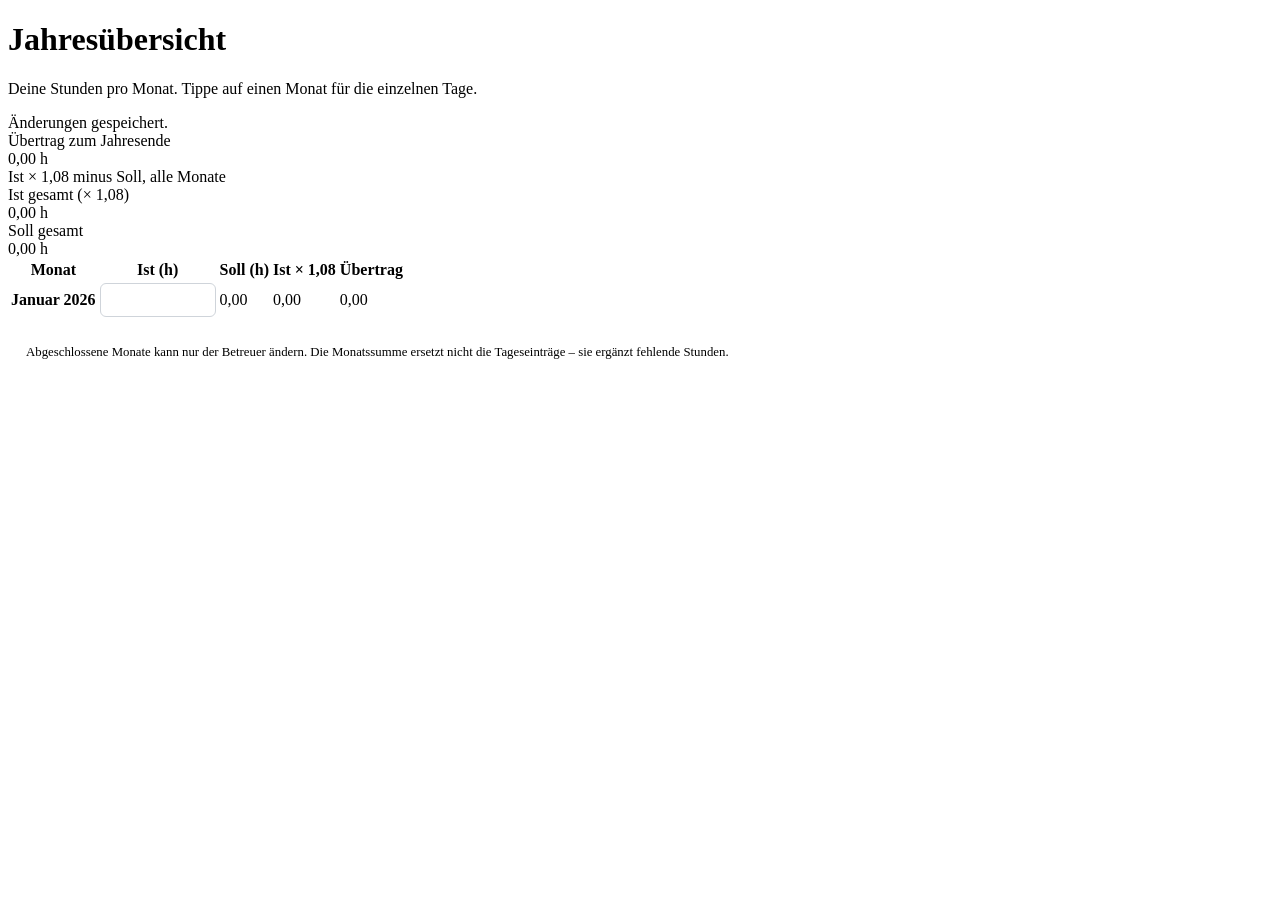
<file: src/main/resources/templates/student/jahr.html>
<!DOCTYPE html>
<html xmlns:th="http://www.thymeleaf.org" lang="de">
<head>
    <meta charset="UTF-8">
    <meta name="viewport" content="width=device-width, initial-scale=1, viewport-fit=cover">
    <title>Jahresübersicht | HiwiApp</title>
    <th:block th:replace="~{fragments/layout :: appHead}"></th:block>
    <style>
        .seite { max-width: 1000px; }
        .tabelle td { vertical-align: middle; }
        .tabelle a.monat { color: var(--text); text-decoration: none; font-weight: 600; }
        .tabelle a.monat:hover { color: var(--blau); }
        .ist-feld { width: 96px; padding: 7px 9px; font: inherit; text-align: right; border: 1px solid #cfd4da; border-radius: 6px; }
        .ist-feld:focus { outline: none; border-color: var(--blau); box-shadow: 0 0 0 3px rgba(47,91,211,.15); }
        .ist-feld[readonly] { background: #f5f6f8; color: var(--grau); border-color: transparent; }
        tr.aktuell td { background: #f4f7ff; }
        .fuss { display: flex; justify-content: space-between; align-items: center; gap: 12px; padding: 14px 18px; border-top: 1px solid var(--linie); }
        .fuss .klein { font-size: .8rem; color: var(--grau); }
        .knopf { padding: 10px 18px; font: inherit; font-weight: 600; color: #fff; background: var(--blau); border: none; border-radius: 6px; cursor: pointer; }
        @media (max-width: 760px) {
            .nur-pc { display: none; }
            .ist-feld { width: 78px; font-size: 16px; }
            .fuss { flex-direction: column; align-items: stretch; text-align: center; }
            .knopf { padding: 13px; }
        }
    </style>
</head>
<body>

<header th:replace="~{fragments/layout :: kopf('jahr')}"></header>

<main class="seite">
    <h1 class="seitentitel" th:text="${'Jahresübersicht ' + jahr}">Jahresübersicht</h1>
    <p class="untertitel">Deine Stunden pro Monat. Tippe auf einen Monat für die einzelnen Tage.</p>

    <div th:if="${param.success}" class="meldung ok"><i class="bi bi-check-circle"></i> Änderungen gespeichert.</div>

    <section class="kennzahlen">
        <div class="box kennzahl haupt">
            <div class="label">Übertrag zum Jahresende</div>
            <div class="wert" th:classappend="${(daten.gesamtIstMitFaktor - daten.gesamtSoll) < 0} ? 'minus' : 'plus'"
                 th:text="${#numbers.formatDecimal(daten.gesamtIstMitFaktor - daten.gesamtSoll, 1, 2, 'COMMA') + ' h'}">0,00 h</div>
            <div class="hinweis">Ist × 1,08 minus Soll, alle Monate</div>
        </div>
        <div class="box kennzahl">
            <div class="label">Ist gesamt (× 1,08)</div>
            <div class="wert" th:text="${#numbers.formatDecimal(daten.gesamtIstMitFaktor, 1, 2, 'COMMA') + ' h'}">0,00 h</div>
        </div>
        <div class="box kennzahl">
            <div class="label">Soll gesamt</div>
            <div class="wert" th:text="${#numbers.formatDecimal(daten.gesamtSoll, 1, 2, 'COMMA') + ' h'}">0,00 h</div>
        </div>
    </section>

    <form th:action="@{/student/speichern}" th:object="${stundenForm}" method="post" class="box">
        <table class="tabelle">
            <thead>
            <tr>
                <th>Monat</th>
                <th class="zahl">Ist (h)</th>
                <th class="zahl nur-pc">Soll (h)</th>
                <th class="zahl nur-pc">Ist × 1,08</th>
                <th class="zahl">Übertrag</th>
            </tr>
            </thead>
            <tbody>
            <tr th:each="zeile, stat : ${daten.monate}"
                th:classappend="${stat.count == aktuellerMonat} ? 'aktuell'">
                <td>
                    <a class="monat" th:href="@{/student/monat/{name}(name=${zeile.monatName})}" th:text="${zeile.monatName}">Januar 2026</a>
                    <i th:if="${gesperrtBisMonat != null and stat.count <= gesperrtBisMonat}" class="bi bi-lock" style="color:var(--grau);font-size:.8rem" title="abgeschlossen"></i>
                </td>
                <td class="zahl">
                    <input type="hidden" th:name="|eintraege[${stat.index}].monat|" th:value="${stat.index + 1}">
                    <input type="number" step="0.25" min="0" inputmode="decimal" class="ist-feld"
                           th:name="|eintraege[${stat.index}].stunden|" th:value="${zeile.summeIst}"
                           th:readonly="${gesperrtBisMonat != null and stat.count <= gesperrtBisMonat}">
                </td>
                <td class="zahl nur-pc" th:text="${#numbers.formatDecimal(zeile.summeSoll, 1, 2, 'COMMA')}">0,00</td>
                <td class="zahl nur-pc" th:text="${#numbers.formatDecimal(zeile.istMitFaktor, 1, 2, 'COMMA')}">0,00</td>
                <td class="zahl" th:classappend="${zeile.uebertrag < 0} ? 'minus' : 'plus'" th:text="${zeile.uebertragFormatiert}">0,00</td>
            </tr>
            </tbody>
        </table>
        <div class="fuss">
            <span class="klein"><i class="bi bi-lock"></i> Abgeschlossene Monate kann nur der Betreuer ändern.
                Die Monatssumme ersetzt nicht die Tageseinträge – sie ergänzt fehlende Stunden.</span>
            <button type="submit" class="knopf">Änderungen speichern</button>
        </div>
    </form>
</main>

<nav th:replace="~{fragments/layout :: tabbar('jahr')}"></nav>
</body>
</html>
</file>
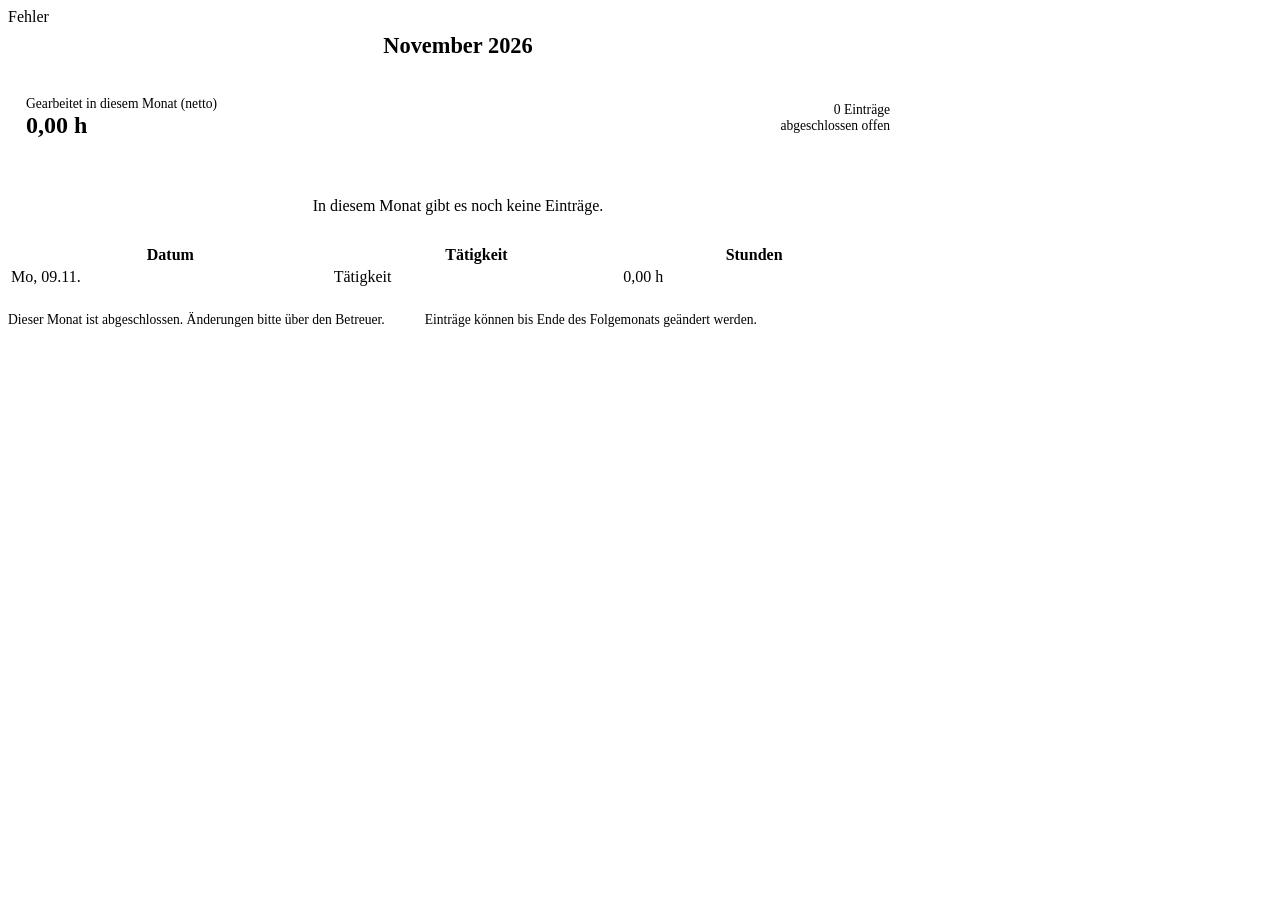
<file: src/main/resources/templates/student/monat-detail.html>
<!DOCTYPE html>
<html xmlns:th="http://www.thymeleaf.org" lang="de">
<head>
    <meta charset="UTF-8">
    <meta name="viewport" content="width=device-width, initial-scale=1, viewport-fit=cover">
    <title>Monat | HiwiApp</title>
    <th:block th:replace="~{fragments/layout :: appHead}"></th:block>
    <style>
        .seite { max-width: 900px; }
        .monatskopf { display: flex; align-items: center; justify-content: space-between; gap: 12px; margin-bottom: 16px; }
        .monatskopf h1 { margin: 0; font-size: 1.4rem; font-weight: 600; text-align: center; flex: 1; }
        .pfeil { width: 40px; height: 40px; border-radius: 8px; border: 1px solid var(--linie); background: #fff;
                 display: inline-flex; align-items: center; justify-content: center; color: var(--text); text-decoration: none; }
        .pfeil.leer { visibility: hidden; }
        .summe { display: flex; justify-content: space-between; align-items: center; padding: 14px 18px; }
        .summe .wert { font-size: 1.5rem; font-weight: 700; }
        .loeschen { background: none; border: none; color: var(--grau); cursor: pointer; padding: 4px 8px; font-size: 1rem; }
        .loeschen:hover { color: var(--rot); }
        .taet-mobil { display: none; }
        .unten { display: flex; justify-content: space-between; align-items: center; gap: 12px; margin-top: 14px; font-size: .85rem; color: var(--grau); }
        .knopf-link { display: inline-block; padding: 9px 14px; border-radius: 6px; background: var(--blau); color: #fff; text-decoration: none; font-weight: 600; }
        @media (max-width: 760px) {
            .monatskopf h1 { font-size: 1.15rem; }
            th.taet-kopf, td.taet { display: none; }
            td .taet-mobil { display: block; color: var(--text); }
            td.datum { color: var(--grau); }
            .unten { flex-direction: column; align-items: stretch; text-align: center; }
            .knopf-link { padding: 13px; }
        }
    </style>
</head>
<body>

<header th:replace="~{fragments/layout :: kopf('monat')}"></header>

<main class="seite">
    <div th:if="${errorMessage}" class="meldung fehler" th:text="${errorMessage}">Fehler</div>

    <!-- Monat mit Blätter-Pfeilen -->
    <div class="monatskopf">
        <a class="pfeil" th:classappend="${isBetreuer or vorMonat == null} ? 'leer'"
           th:href="${vorMonat != null} ? @{/student/monat/{m}(m=${vorMonat})} : '#'" title="Vormonat"><i class="bi bi-chevron-left"></i></a>
        <h1 th:text="${ausgewaehlterMonat}">November 2026</h1>
        <a class="pfeil" th:classappend="${isBetreuer or naechsterMonat == null} ? 'leer'"
           th:href="${naechsterMonat != null} ? @{/student/monat/{m}(m=${naechsterMonat})} : '#'" title="Folgemonat"><i class="bi bi-chevron-right"></i></a>
    </div>

    <!-- Summe -->
    <section class="box summe" style="margin-bottom:16px">
        <div>
            <div style="color:var(--grau);font-size:.85rem">Gearbeitet in diesem Monat (netto)</div>
            <div class="wert" th:text="${#numbers.formatDecimal(totalNetto, 1, 2, 'COMMA') + ' h'}">0,00 h</div>
        </div>
        <div style="text-align:right;color:var(--grau);font-size:.85rem">
            <span th:text="${#lists.size(logsInMonat) + (#lists.size(logsInMonat) == 1 ? ' Eintrag' : ' Einträge')}">0 Einträge</span><br>
            <span th:if="${monatGesperrt}"><i class="bi bi-lock"></i> abgeschlossen</span>
            <span th:unless="${monatGesperrt}"><i class="bi bi-unlock"></i> offen</span>
        </div>
    </section>

    <!-- Einträge -->
    <section class="box">
        <div th:if="${#lists.isEmpty(logsInMonat)}" style="padding:28px 18px;text-align:center;color:var(--grau)">
            In diesem Monat gibt es noch keine Einträge.
        </div>
        <table class="tabelle" th:unless="${#lists.isEmpty(logsInMonat)}">
            <thead>
            <tr><th>Datum</th><th class="taet-kopf">Tätigkeit</th><th class="zahl">Stunden</th><th style="width:1%"></th></tr>
            </thead>
            <tbody>
            <tr th:each="log : ${logsInMonat}">
                <td class="datum">
                    <span th:text="${log.datum.format(kurzDatum)}">Mo, 09.11.</span>
                    <span class="taet-mobil" th:text="${log.beschreibung}">Tätigkeit</span>
                </td>
                <td class="taet" th:text="${log.beschreibung}">Tätigkeit</td>
                <td class="zahl" th:text="${#numbers.formatDecimal(log.istStunden, 1, 2, 'COMMA') + ' h'}">0,00 h</td>
                <td class="zahl">
                    <form th:if="${!isBetreuer and !monatGesperrt}" th:action="@{/student/delete/{id}(id=${log.id})}" method="post" style="margin:0"
                          onsubmit="return confirm('Diesen Eintrag löschen?')">
                        <button type="submit" class="loeschen" title="Löschen" aria-label="Löschen"><i class="bi bi-trash"></i></button>
                    </form>
                </td>
            </tr>
            </tbody>
        </table>
    </section>

    <div class="unten" th:unless="${isBetreuer}">
        <span th:if="${monatGesperrt}">Dieser Monat ist abgeschlossen. Änderungen bitte über den Betreuer.</span>
        <span th:unless="${monatGesperrt}">Einträge können bis Ende des Folgemonats geändert werden.</span>
        <a class="knopf-link" th:href="@{/student/dashboard}"><i class="bi bi-plus-lg"></i> Neuer Eintrag</a>
    </div>
</main>

<nav th:replace="~{fragments/layout :: tabbar('monat')}"></nav>
</body>
</html>
</file>
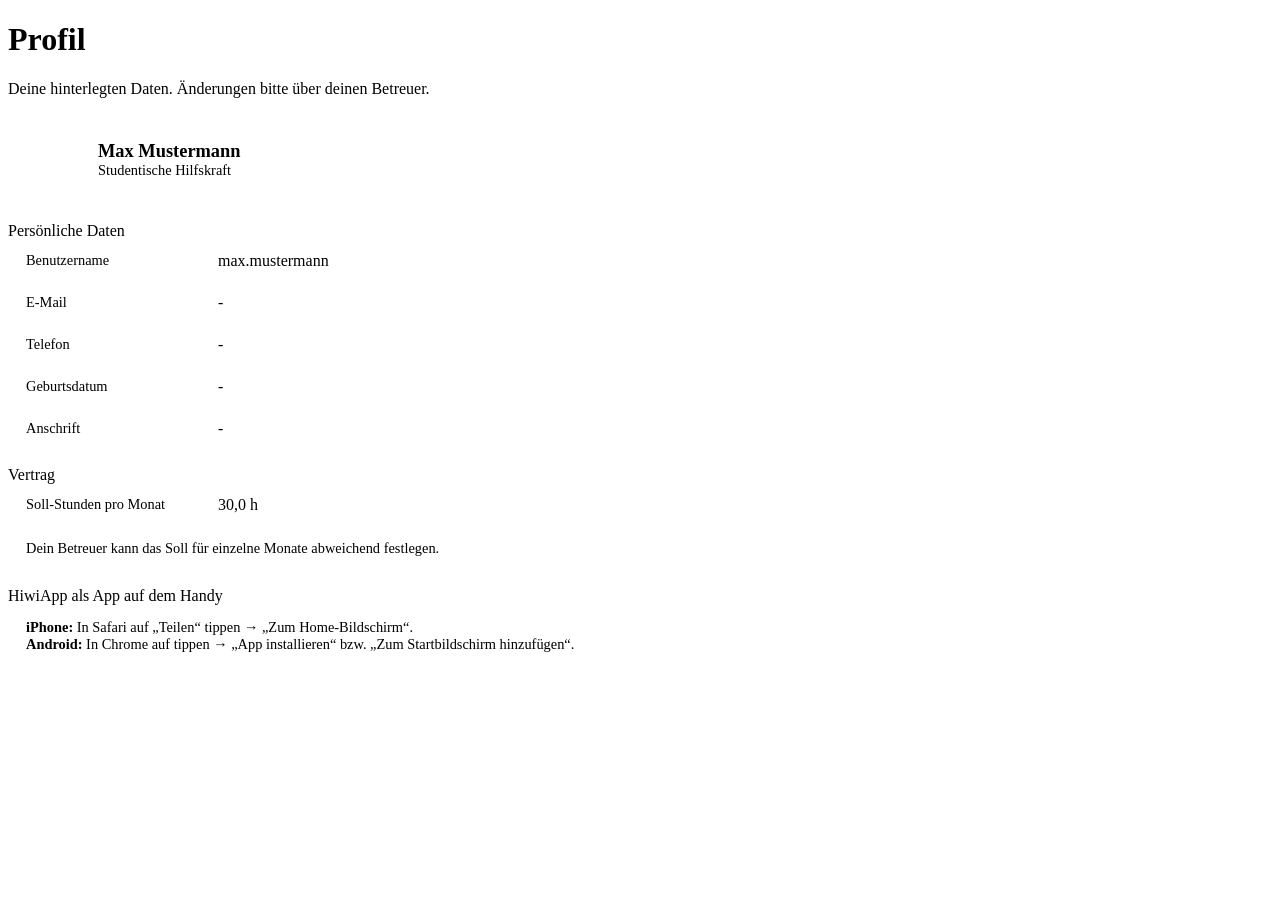
<file: src/main/resources/templates/student/Profil.html>
<!DOCTYPE html>
<html xmlns:th="http://www.thymeleaf.org" lang="de">
<head>
    <meta charset="UTF-8">
    <meta name="viewport" content="width=device-width, initial-scale=1, viewport-fit=cover">
    <title>Profil | HiwiApp</title>
    <th:block th:replace="~{fragments/layout :: appHead}"></th:block>
    <style>
        .seite { max-width: 720px; }
        .person { display: flex; align-items: center; gap: 16px; padding: 18px; }
        .avatar { width: 56px; height: 56px; border-radius: 50%; background: var(--navy); color: #fff; font-weight: 700;
                  display: flex; align-items: center; justify-content: center; font-size: 1.2rem; flex-shrink: 0; }
        .person .name { font-size: 1.15rem; font-weight: 600; }
        .person .sub { color: var(--grau); font-size: .9rem; }
        .daten { margin: 0; }
        .daten div { display: grid; grid-template-columns: 180px 1fr; gap: 12px; padding: 12px 18px; border-bottom: 1px solid var(--linie); }
        .daten div:last-child { border-bottom: none; }
        .daten dt { color: var(--grau); font-size: .9rem; }
        .daten dd { margin: 0; font-weight: 500; word-break: break-word; }
        .hinweis-box { padding: 14px 18px; font-size: .9rem; color: var(--grau); }
        .hinweis-box b { color: var(--text); }
        @media (max-width: 760px) {
            .daten div { grid-template-columns: 1fr; gap: 2px; }
        }
    </style>
</head>
<body>

<header th:replace="~{fragments/layout :: kopf('profil')}"></header>

<main class="seite">
    <h1 class="seitentitel">Profil</h1>
    <p class="untertitel">Deine hinterlegten Daten. Änderungen bitte über deinen Betreuer.</p>

    <section class="box" style="margin-bottom:16px">
        <div class="person">
            <div class="avatar"
                 th:text="${(user.vorname != null and !user.vorname.isEmpty() ? user.vorname.substring(0,1) : '') + (user.nachname != null and !user.nachname.isEmpty() ? user.nachname.substring(0,1) : '')}">MM</div>
            <div>
                <div class="name" th:text="${(user.vorname ?: '') + ' ' + (user.nachname ?: '')}">Max Mustermann</div>
                <div class="sub">Studentische Hilfskraft</div>
            </div>
        </div>
    </section>

    <section class="box" style="margin-bottom:16px">
        <div class="box-kopf">Persönliche Daten</div>
        <dl class="daten">
            <div><dt>Benutzername</dt><dd th:text="${user.username}">max.mustermann</dd></div>
            <div><dt>E-Mail</dt><dd th:text="${user.email != null and !user.email.isEmpty() ? user.email : 'nicht hinterlegt'}">-</dd></div>
            <div><dt>Telefon</dt><dd th:text="${user.telefon != null and !user.telefon.isEmpty() ? user.telefon : 'nicht hinterlegt'}">-</dd></div>
            <div><dt>Geburtsdatum</dt><dd th:text="${user.geburtsdatum != null ? #temporals.format(user.geburtsdatum, 'dd.MM.yyyy') : 'nicht hinterlegt'}">-</dd></div>
            <div><dt>Anschrift</dt><dd th:text="${user.anschrift != null and !user.anschrift.isEmpty() ? user.anschrift : 'nicht hinterlegt'}">-</dd></div>
        </dl>
    </section>

    <section class="box" style="margin-bottom:16px">
        <div class="box-kopf">Vertrag</div>
        <dl class="daten">
            <div><dt>Soll-Stunden pro Monat</dt>
                <dd th:text="${user.sollStunden != null ? #numbers.formatDecimal(user.sollStunden, 1, 1, 'COMMA') + ' h' : 'nicht festgelegt'}">30,0 h</dd></div>
        </dl>
        <div class="hinweis-box">Dein Betreuer kann das Soll für einzelne Monate abweichend festlegen.</div>
    </section>

    <section class="box">
        <div class="box-kopf">HiwiApp als App auf dem Handy</div>
        <div class="hinweis-box">
            <b>iPhone:</b> In Safari auf <i class="bi bi-box-arrow-up"></i> „Teilen“ tippen → „Zum Home-Bildschirm“.<br>
            <b>Android:</b> In Chrome auf <i class="bi bi-three-dots-vertical"></i> tippen → „App installieren“ bzw. „Zum Startbildschirm hinzufügen“.
        </div>
    </section>
</main>

<nav th:replace="~{fragments/layout :: tabbar('profil')}"></nav>
</body>
</html>
</file>
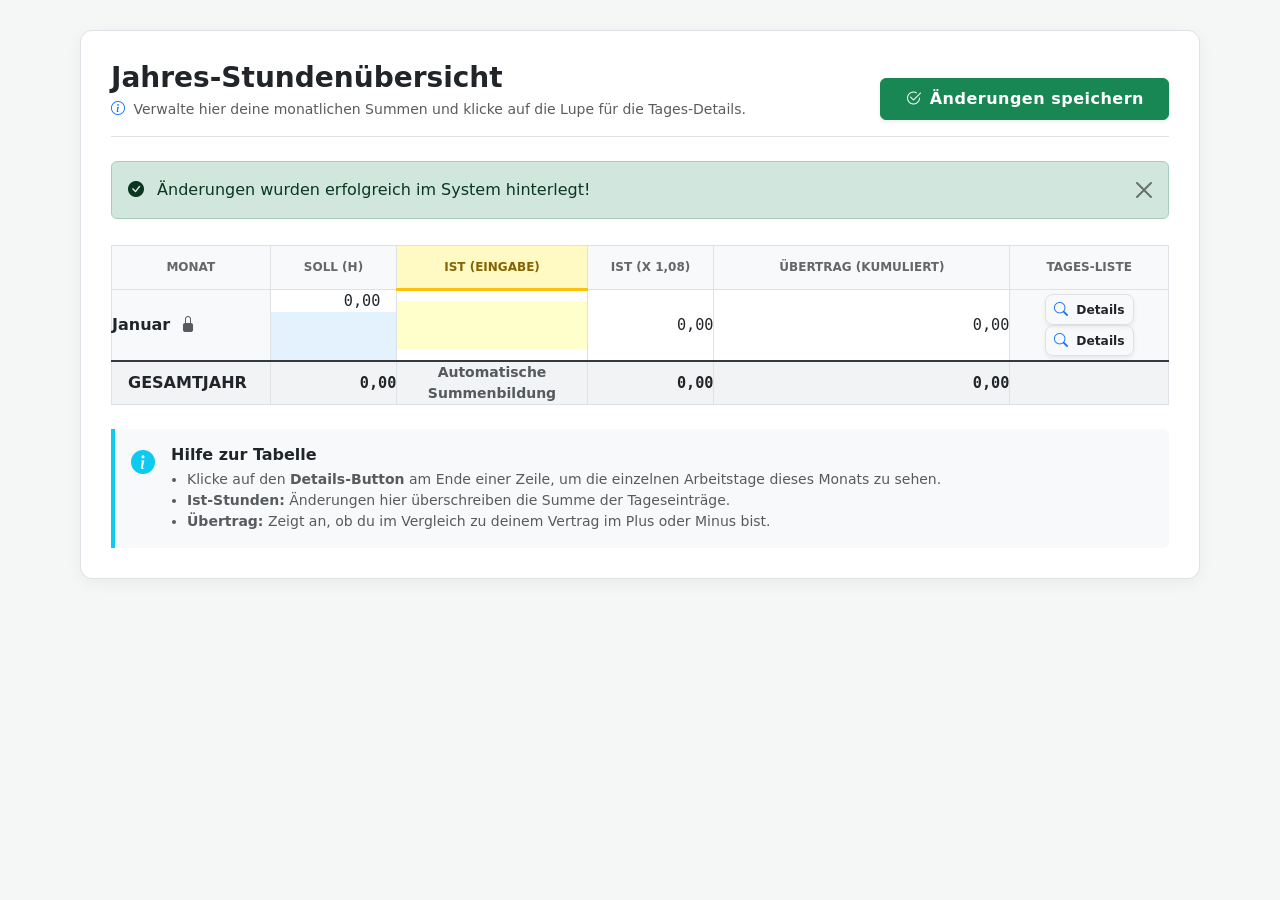
<file: src/main/resources/templates/student/stunden-bearbeiten.html>
<!DOCTYPE html>
<html xmlns:th="http://www.thymeleaf.org" lang="de">
<head>
    <meta charset="UTF-8">
    <meta name="viewport" content="width=device-width, initial-scale=1">
    <title>Jahres-Konto | HiwiApp</title>
    <link href="https://cdn.jsdelivr.net/npm/bootstrap@5.3.0/dist/css/bootstrap.min.css" rel="stylesheet">
    <link rel="stylesheet" href="https://cdn.jsdelivr.net/npm/bootstrap-icons@1.10.0/font/bootstrap-icons.css">
    <style>
        :root {
            --excel-border: #dee2e6;
            --excel-bg: #f8f9fa;
            --accent-color: #0d6efd;
        }
        body {
            background-color: #f4f7f6;
            font-family: 'Segoe UI', system-ui, -apple-system, sans-serif;
        }
        .navbar-custom { background-color: #212529; }
        .main-container { padding: 30px 15px; max-width: 1150px; margin: auto; }
        .content-card {
            background: white;
            border: 1px solid var(--excel-border);
            padding: 30px;
            border-radius: 12px;
            box-shadow: 0 4px 15px rgba(0,0,0,0.05);
        }

        .excel-table { width: 100%; border-collapse: collapse; margin-top: 10px; table-layout: fixed; }
        .excel-table th {
            background-color: var(--excel-bg);
            border: 1px solid var(--excel-border);
            padding: 12px 8px;
            font-size: 0.75rem;
            text-transform: uppercase;
            color: #666;
            text-align: center;
        }
        .excel-table td { border: 1px solid var(--excel-border); padding: 0; vertical-align: middle; }

        .num-cell { text-align: right; padding: 12px; font-family: 'Consolas', monospace; font-size: 0.95rem; }
        .col-monat { background-color: var(--excel-bg); font-weight: 600; padding-left: 30px; width: 150px; }

        .excel-input {
            width: 100%;
            height: 48px;
            border: none;
            padding: 10px 15px;
            text-align: right;
            background-color: #ffffcc;
            font-family: 'Consolas', monospace;
            font-weight: bold;
            outline: none;
            transition: background-color 0.2s;
        }
        .excel-input-soll { background-color: #e3f2fd; }
        .excel-input:focus {
            background-color: #fff;
            box-shadow: inset 0 0 0 2px var(--accent-color);
        }

        .status-positiv { color: #198754; font-weight: bold; }
        .status-negativ { color: #dc3545; font-weight: bold; }
        .btn-save { border-radius: 6px; font-weight: 600; letter-spacing: 0.5px; }

        .btn-detail {
            transition: all 0.2s;
            border-radius: 8px;
        }
        .btn-detail:hover {
            background-color: #e9ecef;
            transform: scale(1.1);
        }
    </style>
    <th:block th:replace="~{fragments/layout :: appHead}"></th:block>
</head>
<body>

<header th:replace="~{fragments/layout :: kopf('jahr')}"></header>

<main class="main-container">
    <div class="content-card">

        <form th:action="@{${isBetreuer ? '/betreuer/save-student/' + studentId : '/student/speichern'}}"
              th:object="${stundenForm}" method="post">

            <div class="d-flex justify-content-between align-items-end mb-4 border-bottom pb-3">
                <div>
                    <h3 class="fw-bold mb-1" th:text="${isBetreuer} ? 'Korrekturmodus (Admin)' : 'Jahres-Stundenübersicht'">Jahres-Stundenübersicht</h3>
                    <p class="text-muted mb-0 small">
                        <i class="bi bi-info-circle me-1 text-primary"></i>
                        Verwalte hier deine monatlichen Summen und klicke auf die Lupe für die Tages-Details.
                    </p>
                </div>
                <div class="text-end">
                    <button type="submit" class="btn btn-success btn-save px-4 py-2 shadow-sm">
                        <i class="bi bi-check2-circle me-2"></i>Änderungen speichern
                    </button>
                </div>
            </div>

            <div th:if="${param.success}" class="alert alert-success alert-dismissible fade show" role="alert">
                <i class="bi bi-check-circle-fill me-2"></i> Änderungen wurden erfolgreich im System hinterlegt!
                <button type="button" class="btn-close" data-bs-dismiss="alert" aria-label="Close"></button>
            </div>

            <div class="table-responsive">
                <table class="excel-table shadow-sm">
                    <thead>
                    <tr>
                        <th style="width: 15%;">Monat</th>
                        <th style="width: 12%;" th:styleappend="${isBetreuer} ? 'background-color: #bbdefb; color: #0d47a1;' : ''">Soll (h)</th>
                        <th style="width: 18%; background-color: #fff9c4; color: #856404; border-bottom: 3px solid #ffc107;">Ist (Eingabe)</th>
                        <th style="width: 12%;">Ist (x 1,08)</th>
                        <th style="width: 28%;">Übertrag (kumuliert)</th>
                        <th style="width: 15%;">Tages-Liste</th>
                    </tr>
                    </thead>
                    <tbody>
                    <tr th:each="zeile, stat : ${daten.monate}">
                        <td class="col-monat">
                            <span th:text="${zeile.monatName}">Januar</span>
                            <i th:if="${!isBetreuer and gesperrtBisMonat != null and stat.count <= gesperrtBisMonat}"
                               class="bi bi-lock-fill text-muted ms-1" title="Gesperrt – Änderungen nur über den Betreuer"></i>
                        </td>

                        <td class="num-cell p-0">
                            <div th:if="${!isBetreuer}" class="pe-3" th:text="${#numbers.formatDecimal(zeile.summeSoll, 1, 2, 'COMMA')}">0,00</div>
                            <input th:if="${isBetreuer}"
                                   type="number" step="0.5"
                                   class="excel-input excel-input-soll"
                                   th:name="|eintraege[${stat.index}].sollStunden|"
                                   th:value="${zeile.summeSoll}">
                        </td>

                        <td>
                            <input type="hidden" th:name="|eintraege[${stat.index}].monat|" th:value="${stat.index + 1}">
                            <input type="number"
                                   step="0.25"
                                   min="0"
                                   class="excel-input"
                                   th:name="|eintraege[${stat.index}].stunden|"
                                   th:value="${zeile.summeIst}"
                                   th:readonly="${!isBetreuer and gesperrtBisMonat != null and stat.count <= gesperrtBisMonat}">
                        </td>

                        <td class="num-cell" th:text="${#numbers.formatDecimal(zeile.istMitFaktor, 1, 2, 'COMMA')}">0,00</td>

                        <td class="num-cell"
                            th:classappend="${zeile.uebertrag < 0} ? 'status-negativ' : 'status-positiv'"
                            th:text="${zeile.uebertragFormatiert}">0,00</td>

                        <td class="text-center bg-light">
                            <!-- Link für den Betreuer -->
                            <a th:if="${isBetreuer}"
                               th:href="@{/betreuer/student/{id}/monat/{name}(id=${studentId}, name=${zeile.monatName})}"
                               class="btn btn-sm btn-white border shadow-sm btn-detail">
                                <i class="bi bi-search text-primary me-1"></i>
                                <small class="fw-bold">Details</small>
                            </a>

                            <!-- Link für den Studenten -->
                            <a th:if="${!isBetreuer}"
                               th:href="@{/student/monat/{name}(name=${zeile.monatName})}"
                               class="btn btn-sm btn-white border shadow-sm btn-detail">
                                <i class="bi bi-search text-primary me-1"></i>
                                <small class="fw-bold">Details</small>
                            </a>
                        </td>
                    </tr>
                    </tbody>
                    <tfoot class="fw-bold" style="background-color: #f1f3f5; border-top: 2px solid #343a40;">
                    <tr>
                        <td class="ps-3">GESAMTJAHR</td>
                        <td class="num-cell" th:text="${#numbers.formatDecimal(daten.gesamtSoll, 1, 2, 'COMMA')}">0,00</td>
                        <td class="text-center text-muted small">Automatische Summenbildung</td>
                        <td class="num-cell" th:text="${#numbers.formatDecimal(daten.gesamtIstMitFaktor, 1, 2, 'COMMA')}">0,00</td>
                        <td class="num-cell"
                            th:classappend="${(daten.gesamtIstMitFaktor - daten.gesamtSoll) < 0} ? 'status-negativ' : 'status-positiv'"
                            th:text="${#numbers.formatDecimal(daten.gesamtIstMitFaktor - daten.gesamtSoll, 1, 2, 'COMMA')}">0,00</td>
                        <td></td>
                    </tr>
                    </tfoot>
                </table>
            </div>
        </form>

        <div class="mt-4 p-3 bg-light border-start border-4 border-info rounded-end">
            <div class="d-flex">
                <i class="bi bi-info-circle-fill text-info me-3 fs-4"></i>
                <div>
                    <h6 class="fw-bold mb-1">Hilfe zur Tabelle</h6>
                    <ul class="small text-muted mb-0 ps-3">
                        <li>Klicke auf den <strong>Details-Button</strong> am Ende einer Zeile, um die einzelnen Arbeitstage dieses Monats zu sehen.</li>
                        <li><strong>Ist-Stunden:</strong> Änderungen hier überschreiben die Summe der Tageseinträge.</li>
                        <li><strong>Übertrag:</strong> Zeigt an, ob du im Vergleich zu deinem Vertrag im Plus oder Minus bist.</li>
                    </ul>
                </div>
            </div>
        </div>
    </div>
</main>

<script src="https://cdn.jsdelivr.net/npm/bootstrap@5.3.0/dist/js/bootstrap.bundle.min.js"></script>
<nav th:replace="~{fragments/layout :: tabbar('jahr')}"></nav>
</body>
</html>
</file>
